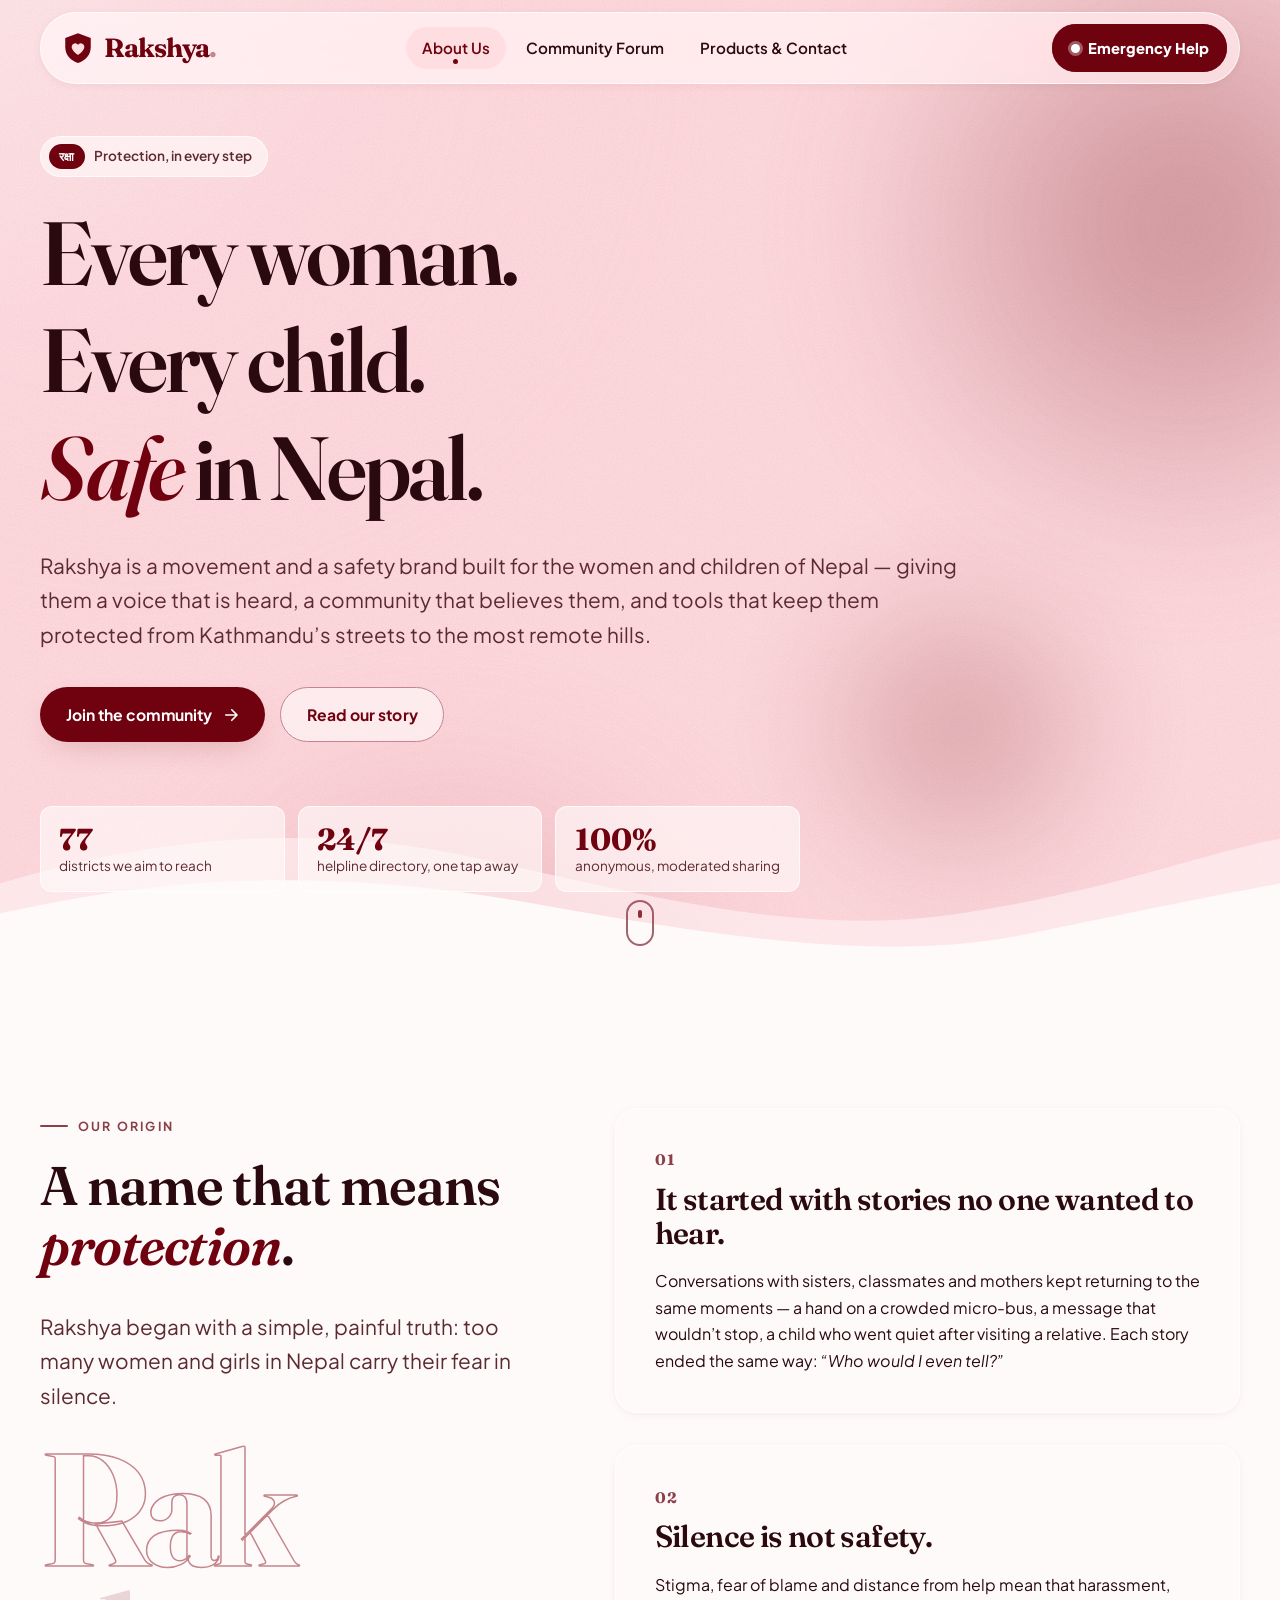
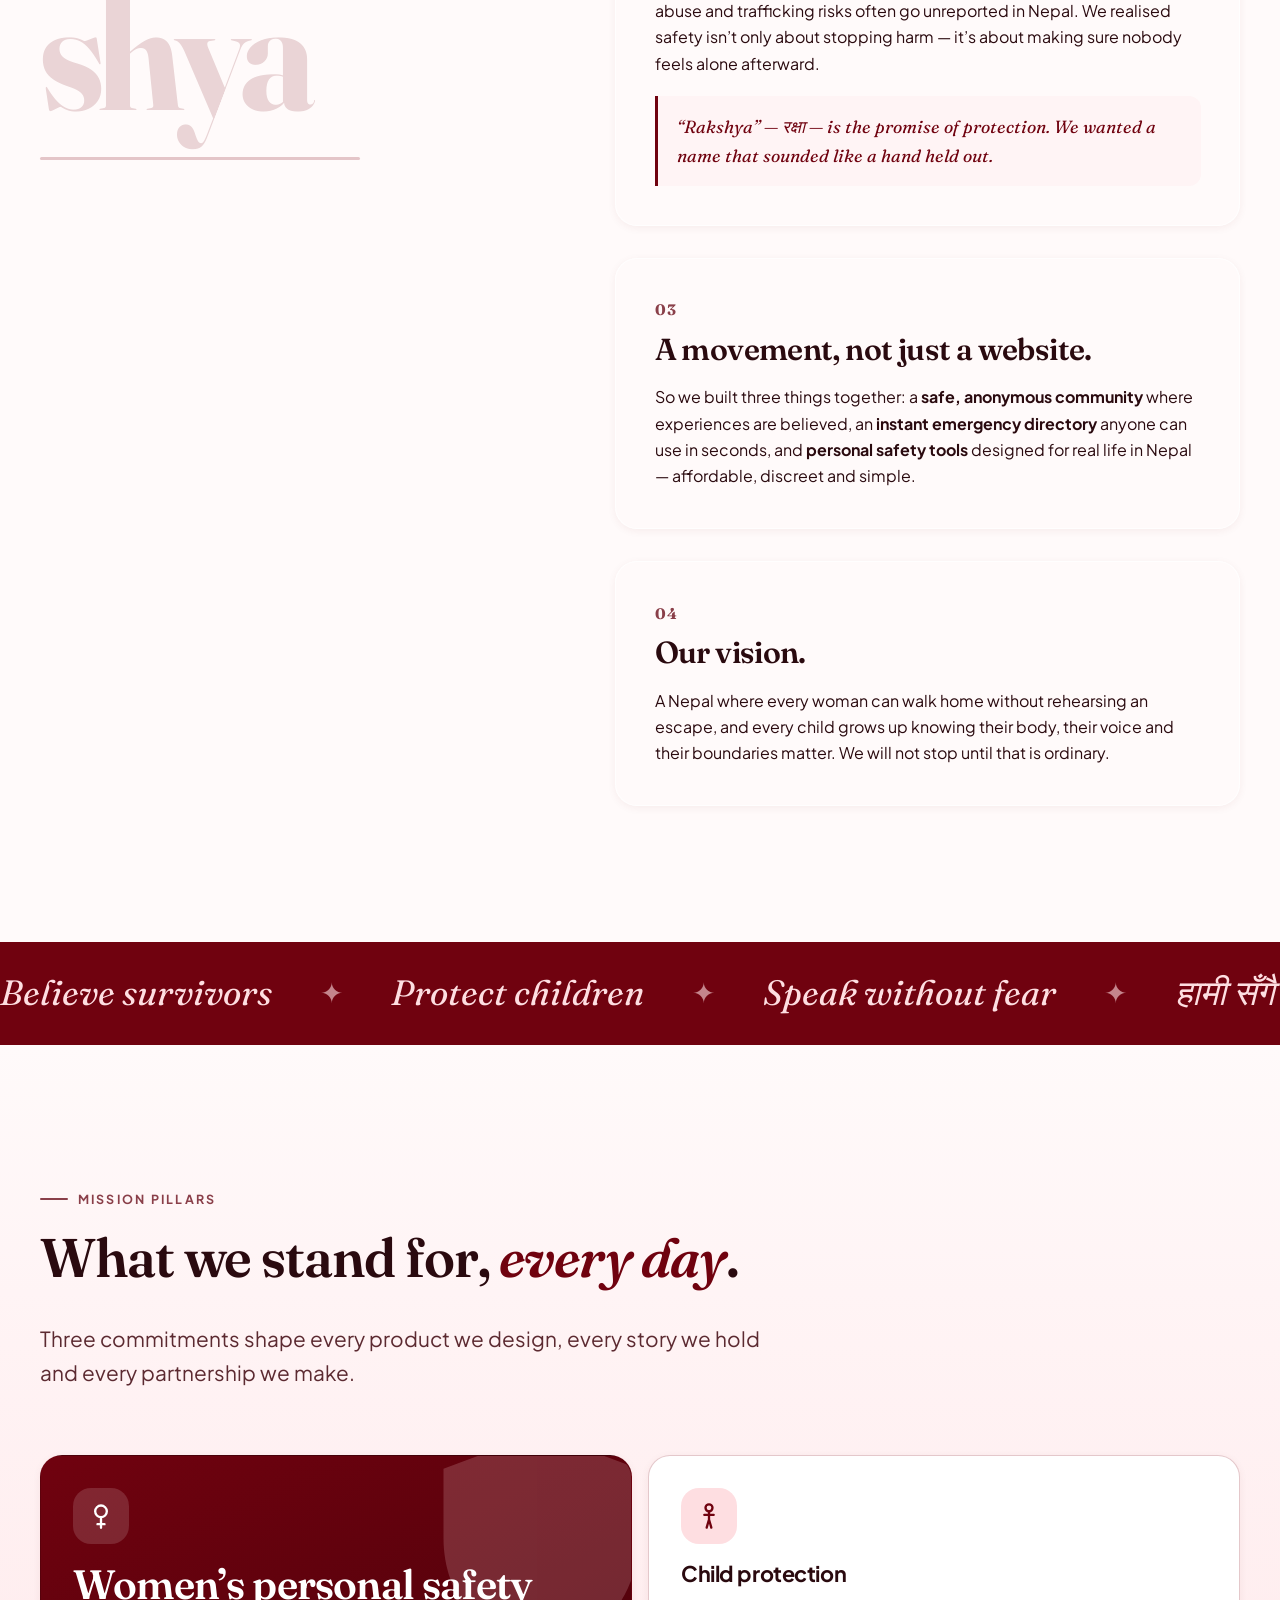
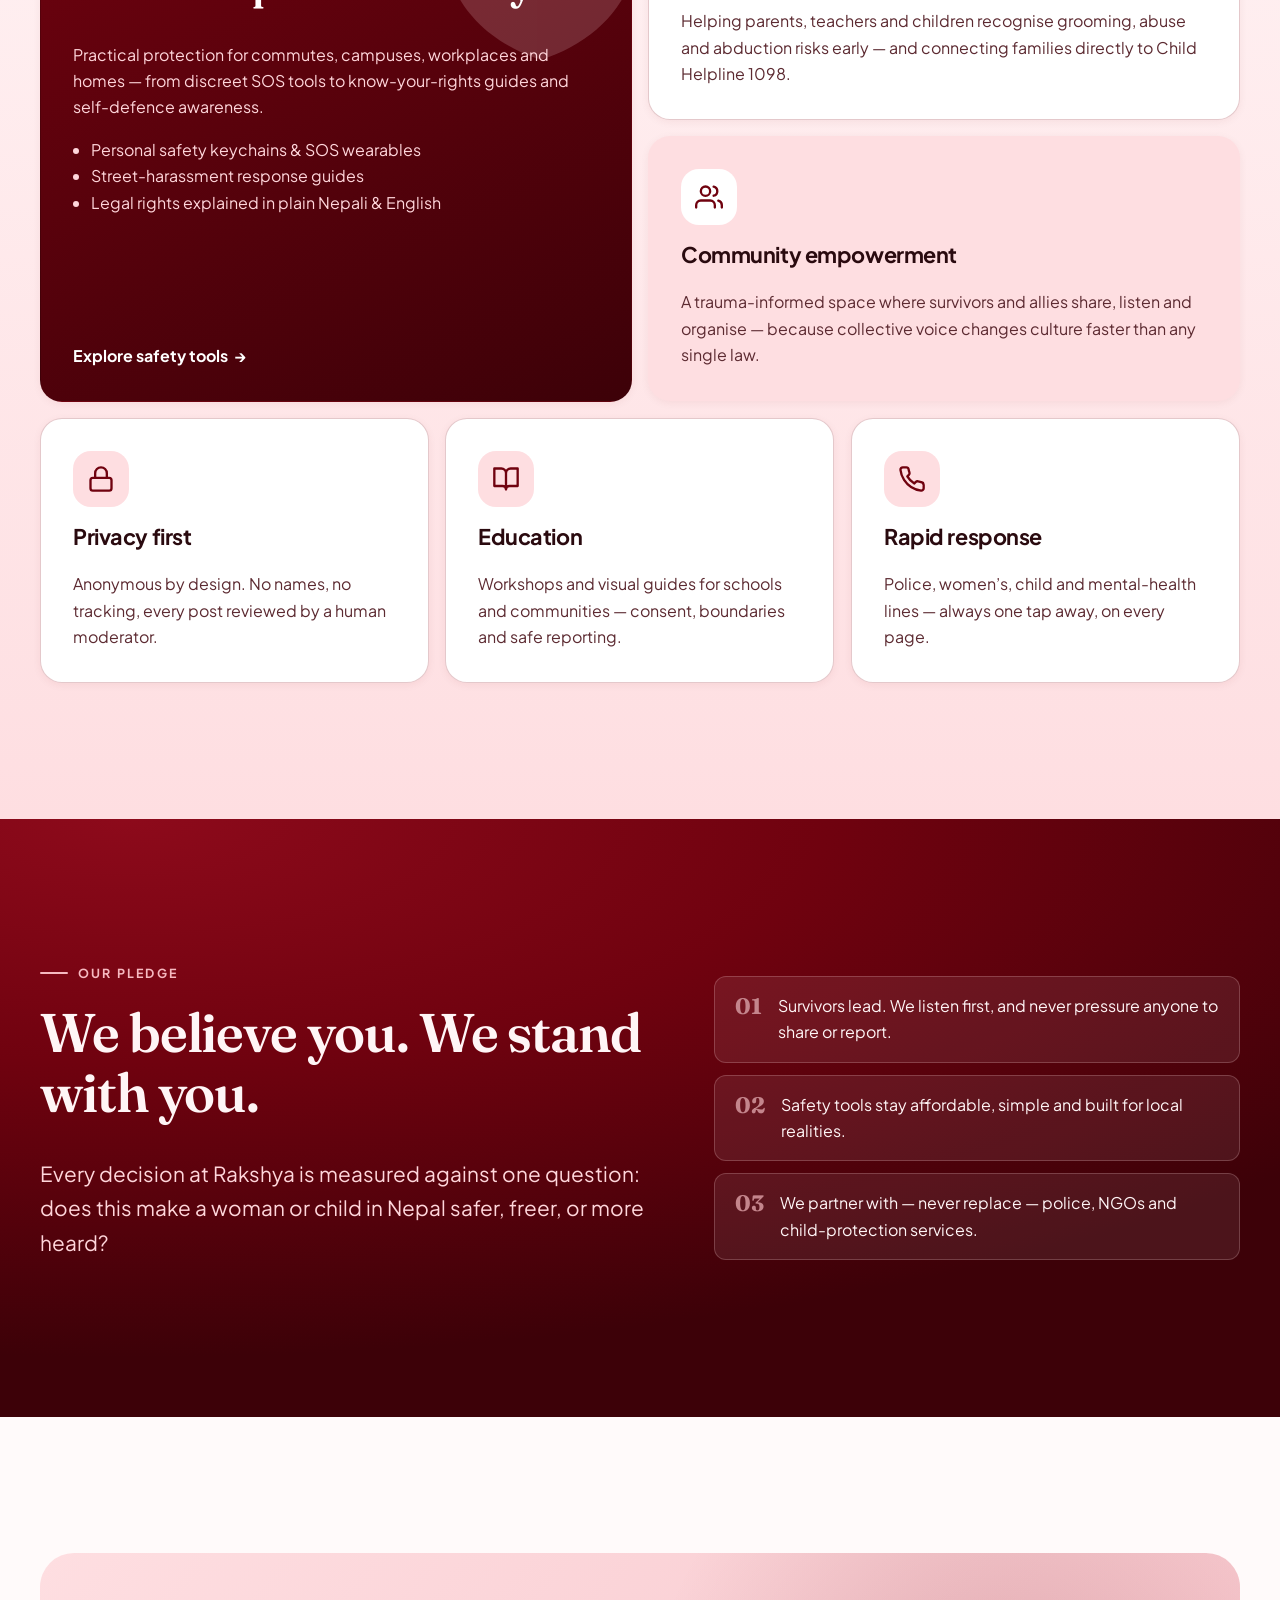
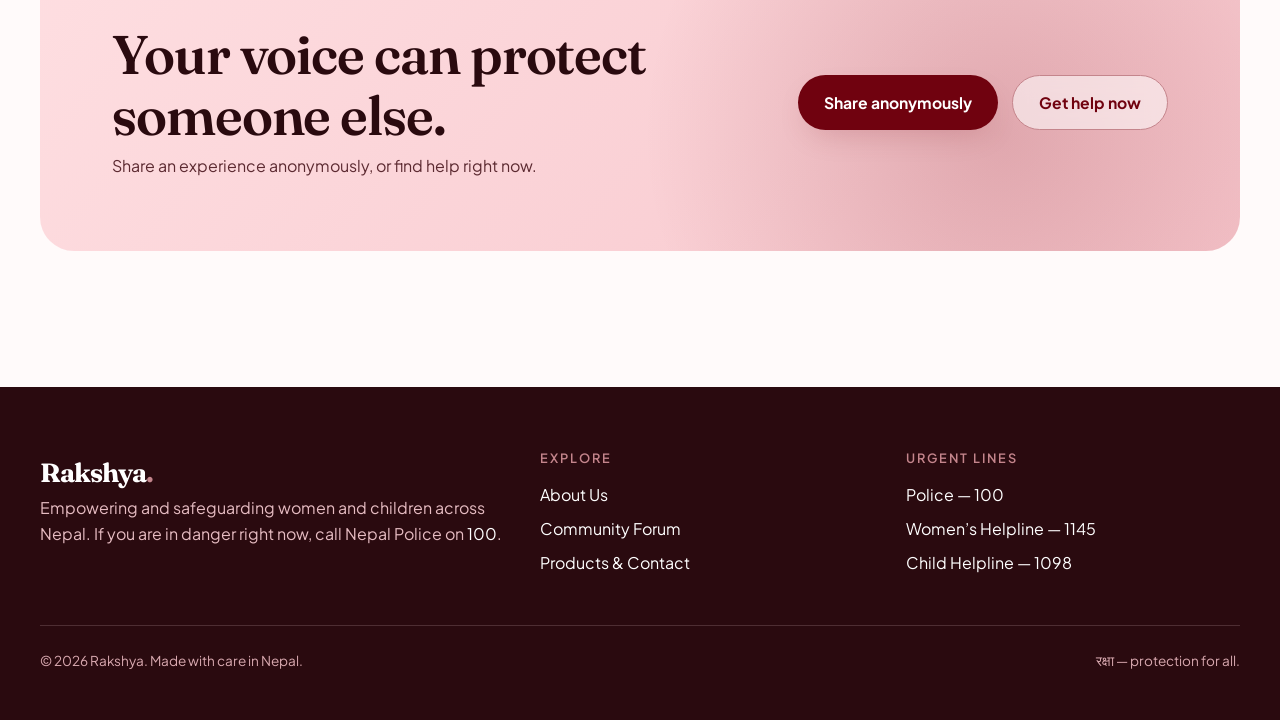
<file: index.html>
<!doctype html>
<html lang="en">
<head>
  <meta charset="utf-8">
  <meta name="viewport" content="width=device-width, initial-scale=1, viewport-fit=cover">
  <title>Rakshya — Safeguarding Women &amp; Children in Nepal</title>
  <meta name="description" content="Rakshya (रक्षा) is a movement and safety brand empowering and protecting women and children across Nepal — through community, education and personal safety tools.">
  <meta name="theme-color" content="#70020f">
  <meta property="og:title" content="Rakshya — Safeguarding Women & Children in Nepal">
  <meta property="og:description" content="Empowering and safeguarding women and children across Nepal.">
  <meta property="og:type" content="website">
  <link rel="icon" href="assets/img/favicon.svg" type="image/svg+xml">
  <link rel="preconnect" href="https://fonts.googleapis.com">
  <link rel="preconnect" href="https://fonts.gstatic.com" crossorigin>
  <link rel="stylesheet" href="https://fonts.googleapis.com/css2?family=Fraunces:ital,opsz,wght@0,9..144,600;0,9..144,700;1,9..144,600&family=Plus+Jakarta+Sans:wght@400;600;700;800&display=swap">
  <link rel="stylesheet" href="assets/css/styles.css">
  <script>document.documentElement.classList.add("js")</script>
  <script src="assets/js/main.js" defer></script>
</head>
<body>
  <a class="skip-link" href="#main">Skip to content</a>

  <!-- ===================== Header ===================== -->
  <header class="site-header">
    <nav class="nav" aria-label="Primary">
      <a class="brand" href="index.html" aria-label="Rakshya home">
        <svg viewBox="0 0 64 64" aria-hidden="true"><path d="M32 4 8 13v17c0 15 10 25.5 24 30 14-4.5 24-15 24-30V13L32 4Z" fill="#70020f"/><path d="M32 45s-12-7.2-12-15.4A6.6 6.6 0 0 1 32 26a6.6 6.6 0 0 1 12 3.6C44 37.8 32 45 32 45Z" fill="#fedee1"/></svg>
        <span>Rakshya<i>.</i></span>
      </a>
      <ul class="nav-links">
        <li><a href="index.html" aria-current="page">About Us</a></li>
        <li><a href="community.html">Community Forum</a></li>
        <li><a href="products.html">Products &amp; Contact</a></li>
      </ul>
      <div class="nav-actions">
        <a class="sos-btn" href="community.html#helplines" data-open-drawer="emergency-drawer" aria-controls="emergency-drawer" aria-expanded="false" aria-haspopup="dialog">
          <span class="dot" aria-hidden="true"></span><span class="label-long">Emergency Help</span><span class="label-short">SOS</span>
        </a>
        <button class="menu-toggle" type="button" aria-expanded="false" aria-controls="mobile-menu" aria-label="Open menu">
          <span class="menu-toggle-bars" aria-hidden="true"><span></span><span></span><span></span></span>
        </button>
      </div>
    </nav>
    <div class="mobile-menu" id="mobile-menu" hidden>
      <a href="index.html" aria-current="page">About Us</a>
      <a href="community.html">Community Forum</a>
      <a href="products.html">Products &amp; Contact</a>
    </div>
  </header>

  <main id="main">
    <!-- ===================== Hero ===================== -->
    <section class="hero" aria-labelledby="hero-title">
      <div class="hero__waves" aria-hidden="true">
        <div class="blob blob--1"></div>
        <div class="blob blob--2"></div>
        <div class="blob blob--3"></div>
        <div class="blob blob--4"></div>
      </div>
      <div class="hero__grain" aria-hidden="true"></div>

      <div class="container">
        <div class="hero__content">
          <p class="hero__kicker"><b>रक्षा</b> Protection, in every step</p>
          <h1 id="hero-title">
            <span class="line"><span>Every woman.</span></span>
            <span class="line"><span>Every child.</span></span>
            <span class="line"><span><em class="hero__nepali">Safe</em> in Nepal.</span></span>
          </h1>
          <p class="lead">Rakshya is a movement and a safety brand built for the women and children of Nepal — giving them a voice that is heard, a community that believes them, and tools that keep them protected from Kathmandu’s streets to the most remote hills.</p>
          <div class="btn-row">
            <a class="btn" href="community.html">
              Join the community
              <svg viewBox="0 0 24 24" fill="none" stroke="currentColor" stroke-width="2.2" stroke-linecap="round" stroke-linejoin="round" aria-hidden="true"><path d="M5 12h14M13 5l7 7-7 7"/></svg>
            </a>
            <a class="btn btn--ghost" href="#story">Read our story</a>
          </div>

          <div class="hero__stats">
            <div class="stat"><strong>77</strong><span>districts we aim to reach</span></div>
            <div class="stat"><strong>24/7</strong><span>helpline directory, one tap away</span></div>
            <div class="stat"><strong>100%</strong><span>anonymous, moderated sharing</span></div>
          </div>
        </div>
      </div>

      <svg class="hero__wave-svg" viewBox="0 0 1440 180" preserveAspectRatio="none" aria-hidden="true">
        <path d="M0 90c180-50 360-60 540-25s360 80 540 55 270-60 360-75v135H0Z" fill="#fff4f5" opacity=".6"/>
        <path d="M0 120c200-40 380-45 600-10s400 60 560 30 220-40 280-50v90H0Z" fill="#fffafa"/>
      </svg>
      <span class="scroll-cue" aria-hidden="true"></span>
    </section>

    <!-- ===================== Origin story ===================== -->
    <section class="section" id="story" aria-labelledby="story-title">
      <div class="container story" data-story>
        <div class="story__sticky">
          <p class="eyebrow reveal">Our origin</p>
          <h2 id="story-title" class="reveal" style="--d:.08s">A name that means <em class="accent">protection</em>.</h2>
          <p class="lead reveal" style="--d:.16s">Rakshya began with a simple, painful truth: too many women and girls in Nepal carry their fear in silence.</p>
          <div class="story__bigword" aria-hidden="true">Rak<span>shya</span></div>
          <div class="story__progress" aria-hidden="true"><i></i></div>
        </div>

        <div class="chapters">
          <article class="chapter reveal reveal--right">
            <h3>It started with stories no one wanted to hear.</h3>
            <p>Conversations with sisters, classmates and mothers kept returning to the same moments — a hand on a crowded micro-bus, a message that wouldn’t stop, a child who went quiet after visiting a relative. Each story ended the same way: <em>“Who would I even tell?”</em></p>
          </article>
          <article class="chapter reveal reveal--right">
            <h3>Silence is not safety.</h3>
            <p>Stigma, fear of blame and distance from help mean that harassment, abuse and trafficking risks often go unreported in Nepal. We realised safety isn’t only about stopping harm — it’s about making sure nobody feels alone afterward.</p>
            <blockquote>“Rakshya” — रक्षा — is the promise of protection. We wanted a name that sounded like a hand held out.</blockquote>
          </article>
          <article class="chapter reveal reveal--right">
            <h3>A movement, not just a website.</h3>
            <p>So we built three things together: a <strong>safe, anonymous community</strong> where experiences are believed, an <strong>instant emergency directory</strong> anyone can use in seconds, and <strong>personal safety tools</strong> designed for real life in Nepal — affordable, discreet and simple.</p>
          </article>
          <article class="chapter reveal reveal--right">
            <h3>Our vision.</h3>
            <p>A Nepal where every woman can walk home without rehearsing an escape, and every child grows up knowing their body, their voice and their boundaries matter. We will not stop until that is ordinary.</p>
          </article>
        </div>
      </div>
    </section>

    <!-- ===================== Marquee ===================== -->
    <div class="marquee" aria-hidden="true">
      <div class="marquee__track">
        <span>Believe survivors</span><span>Protect children</span><span>Speak without fear</span><span>हामी सँगै छौं — we are together</span><span>Safe streets, safe homes</span>
        <span>Believe survivors</span><span>Protect children</span><span>Speak without fear</span><span>हामी सँगै छौं — we are together</span><span>Safe streets, safe homes</span>
      </div>
    </div>

    <!-- ===================== Mission pillars (bento) ===================== -->
    <section class="section section--wash" aria-labelledby="pillars-title">
      <div class="container">
        <div class="section-head">
          <p class="eyebrow reveal">Mission pillars</p>
          <h2 id="pillars-title" class="reveal" style="--d:.08s">What we stand for, <em class="accent">every day</em>.</h2>
          <p class="lead reveal" style="--d:.16s">Three commitments shape every product we design, every story we hold and every partnership we make.</p>
        </div>

        <div class="bento">
          <article class="tile tile--feature tilt reveal reveal--scale">
            <span class="tile__glow" aria-hidden="true"></span>
            <svg class="tile__art" viewBox="0 0 64 64" aria-hidden="true"><path d="M32 4 8 13v17c0 15 10 25.5 24 30 14-4.5 24-15 24-30V13L32 4Z" fill="currentColor"/></svg>
            <span class="tile__icon"><svg viewBox="0 0 24 24" fill="none" stroke="currentColor" stroke-width="2" stroke-linecap="round" stroke-linejoin="round" aria-hidden="true"><circle cx="12" cy="8" r="5"/><path d="M12 13v9M9 19h6"/></svg></span>
            <h3>Women’s personal safety</h3>
            <p>Practical protection for commutes, campuses, workplaces and homes — from discreet SOS tools to know-your-rights guides and self-defence awareness.</p>
            <ul>
              <li>Personal safety keychains &amp; SOS wearables</li>
              <li>Street-harassment response guides</li>
              <li>Legal rights explained in plain Nepali &amp; English</li>
            </ul>
            <a class="tile__link" href="products.html">Explore safety tools <span aria-hidden="true">→</span></a>
          </article>

          <article class="tile tilt reveal" style="--d:.08s">
            <span class="tile__glow" aria-hidden="true"></span>
            <span class="tile__icon"><svg viewBox="0 0 24 24" fill="none" stroke="currentColor" stroke-width="2" stroke-linecap="round" stroke-linejoin="round" aria-hidden="true"><circle cx="12" cy="5" r="3"/><path d="M12 8v7M8 11h8M10 22l2-7 2 7"/></svg></span>
            <h3>Child protection</h3>
            <p>Helping parents, teachers and children recognise grooming, abuse and abduction risks early — and connecting families directly to Child Helpline 1098.</p>
          </article>

          <article class="tile tile--blush tilt reveal" style="--d:.14s">
            <span class="tile__glow" aria-hidden="true"></span>
            <span class="tile__icon"><svg viewBox="0 0 24 24" fill="none" stroke="currentColor" stroke-width="2" stroke-linecap="round" stroke-linejoin="round" aria-hidden="true"><path d="M17 21v-2a4 4 0 0 0-4-4H5a4 4 0 0 0-4 4v2"/><circle cx="9" cy="7" r="4"/><path d="M23 21v-2a4 4 0 0 0-3-3.9M16 3.1a4 4 0 0 1 0 7.8"/></svg></span>
            <h3>Community empowerment</h3>
            <p>A trauma-informed space where survivors and allies share, listen and organise — because collective voice changes culture faster than any single law.</p>
          </article>

          <article class="tile tilt reveal" style="--d:.06s">
            <span class="tile__glow" aria-hidden="true"></span>
            <span class="tile__icon"><svg viewBox="0 0 24 24" fill="none" stroke="currentColor" stroke-width="2" stroke-linecap="round" stroke-linejoin="round" aria-hidden="true"><rect x="3" y="11" width="18" height="11" rx="2"/><path d="M7 11V7a5 5 0 0 1 10 0v4"/></svg></span>
            <h3>Privacy first</h3>
            <p>Anonymous by design. No names, no tracking, every post reviewed by a human moderator.</p>
          </article>

          <article class="tile tilt reveal" style="--d:.12s">
            <span class="tile__glow" aria-hidden="true"></span>
            <span class="tile__icon"><svg viewBox="0 0 24 24" fill="none" stroke="currentColor" stroke-width="2" stroke-linecap="round" stroke-linejoin="round" aria-hidden="true"><path d="M2 3h6a4 4 0 0 1 4 4v14a3 3 0 0 0-3-3H2zM22 3h-6a4 4 0 0 0-4 4v14a3 3 0 0 1 3-3h7z"/></svg></span>
            <h3>Education</h3>
            <p>Workshops and visual guides for schools and communities — consent, boundaries and safe reporting.</p>
          </article>

          <article class="tile tilt reveal" style="--d:.18s">
            <span class="tile__glow" aria-hidden="true"></span>
            <span class="tile__icon"><svg viewBox="0 0 24 24" fill="none" stroke="currentColor" stroke-width="2" stroke-linecap="round" stroke-linejoin="round" aria-hidden="true"><path d="M22 16.9v3a2 2 0 0 1-2.2 2 19.8 19.8 0 0 1-8.6-3.1 19.5 19.5 0 0 1-6-6A19.8 19.8 0 0 1 2.1 4.2 2 2 0 0 1 4.1 2h3a2 2 0 0 1 2 1.7c.1.9.4 1.8.7 2.7a2 2 0 0 1-.5 2.1L8 9.8a16 16 0 0 0 6 6l1.3-1.3a2 2 0 0 1 2.1-.4c.9.3 1.8.6 2.7.7a2 2 0 0 1 1.7 2z"/></svg></span>
            <h3>Rapid response</h3>
            <p>Police, women’s, child and mental-health lines — always one tap away, on every page.</p>
          </article>
        </div>
      </div>
    </section>

    <!-- ===================== Pledge ===================== -->
    <section class="section section--dark" aria-labelledby="pledge-title">
      <div class="container pledge">
        <div>
          <p class="eyebrow reveal">Our pledge</p>
          <h2 id="pledge-title" class="reveal" style="--d:.08s">We believe you. We stand with you.</h2>
          <p class="lead reveal" style="--d:.16s">Every decision at Rakshya is measured against one question: does this make a woman or child in Nepal safer, freer, or more heard?</p>
        </div>
        <ol class="pledge__list">
          <li class="reveal reveal--right"><b>01</b><span>Survivors lead. We listen first, and never pressure anyone to share or report.</span></li>
          <li class="reveal reveal--right" style="--d:.08s"><b>02</b><span>Safety tools stay affordable, simple and built for local realities.</span></li>
          <li class="reveal reveal--right" style="--d:.16s"><b>03</b><span>We partner with — never replace — police, NGOs and child-protection services.</span></li>
        </ol>
      </div>
    </section>

    <!-- ===================== CTA ===================== -->
    <section class="section" aria-labelledby="cta-title">
      <div class="container">
        <div class="cta-band reveal reveal--scale">
          <div>
            <h2 id="cta-title">Your voice can protect someone else.</h2>
            <p>Share an experience anonymously, or find help right now.</p>
          </div>
          <div class="btn-row">
            <a class="btn" href="community.html#share">Share anonymously</a>
            <a class="btn btn--ghost" href="community.html#helplines" data-open-drawer="emergency-drawer" aria-controls="emergency-drawer" aria-haspopup="dialog">Get help now</a>
          </div>
        </div>
      </div>
    </section>
  </main>

  <!-- ===================== Footer ===================== -->
  <footer class="site-footer">
    <div class="container">
      <div class="footer-grid">
        <div>
          <a class="brand" href="index.html"><span>Rakshya<i>.</i></span></a>
          <p>Empowering and safeguarding women and children across Nepal. If you are in danger right now, call Nepal Police on <a href="tel:100">100</a>.</p>
        </div>
        <div>
          <h2>Explore</h2>
          <ul>
            <li><a href="index.html">About Us</a></li>
            <li><a href="community.html">Community Forum</a></li>
            <li><a href="products.html">Products &amp; Contact</a></li>
          </ul>
        </div>
        <div>
          <h2>Urgent lines</h2>
          <ul>
            <li><a href="tel:100">Police — 100</a></li>
            <li><a href="tel:1145">Women’s Helpline — 1145</a></li>
            <li><a href="tel:1098">Child Helpline — 1098</a></li>
          </ul>
        </div>
      </div>
      <div class="footer-base">
        <span>© <span id="year">2026</span> Rakshya. Made with care in Nepal.</span>
        <span>रक्षा — protection for all.</span>
      </div>
    </div>
  </footer>

  <a class="sos-btn sos-fab" href="community.html#helplines" data-open-drawer="emergency-drawer" aria-controls="emergency-drawer" aria-haspopup="dialog">
    <span class="dot" aria-hidden="true"></span>Emergency Help
  </a>
</body>
</html>
</file>
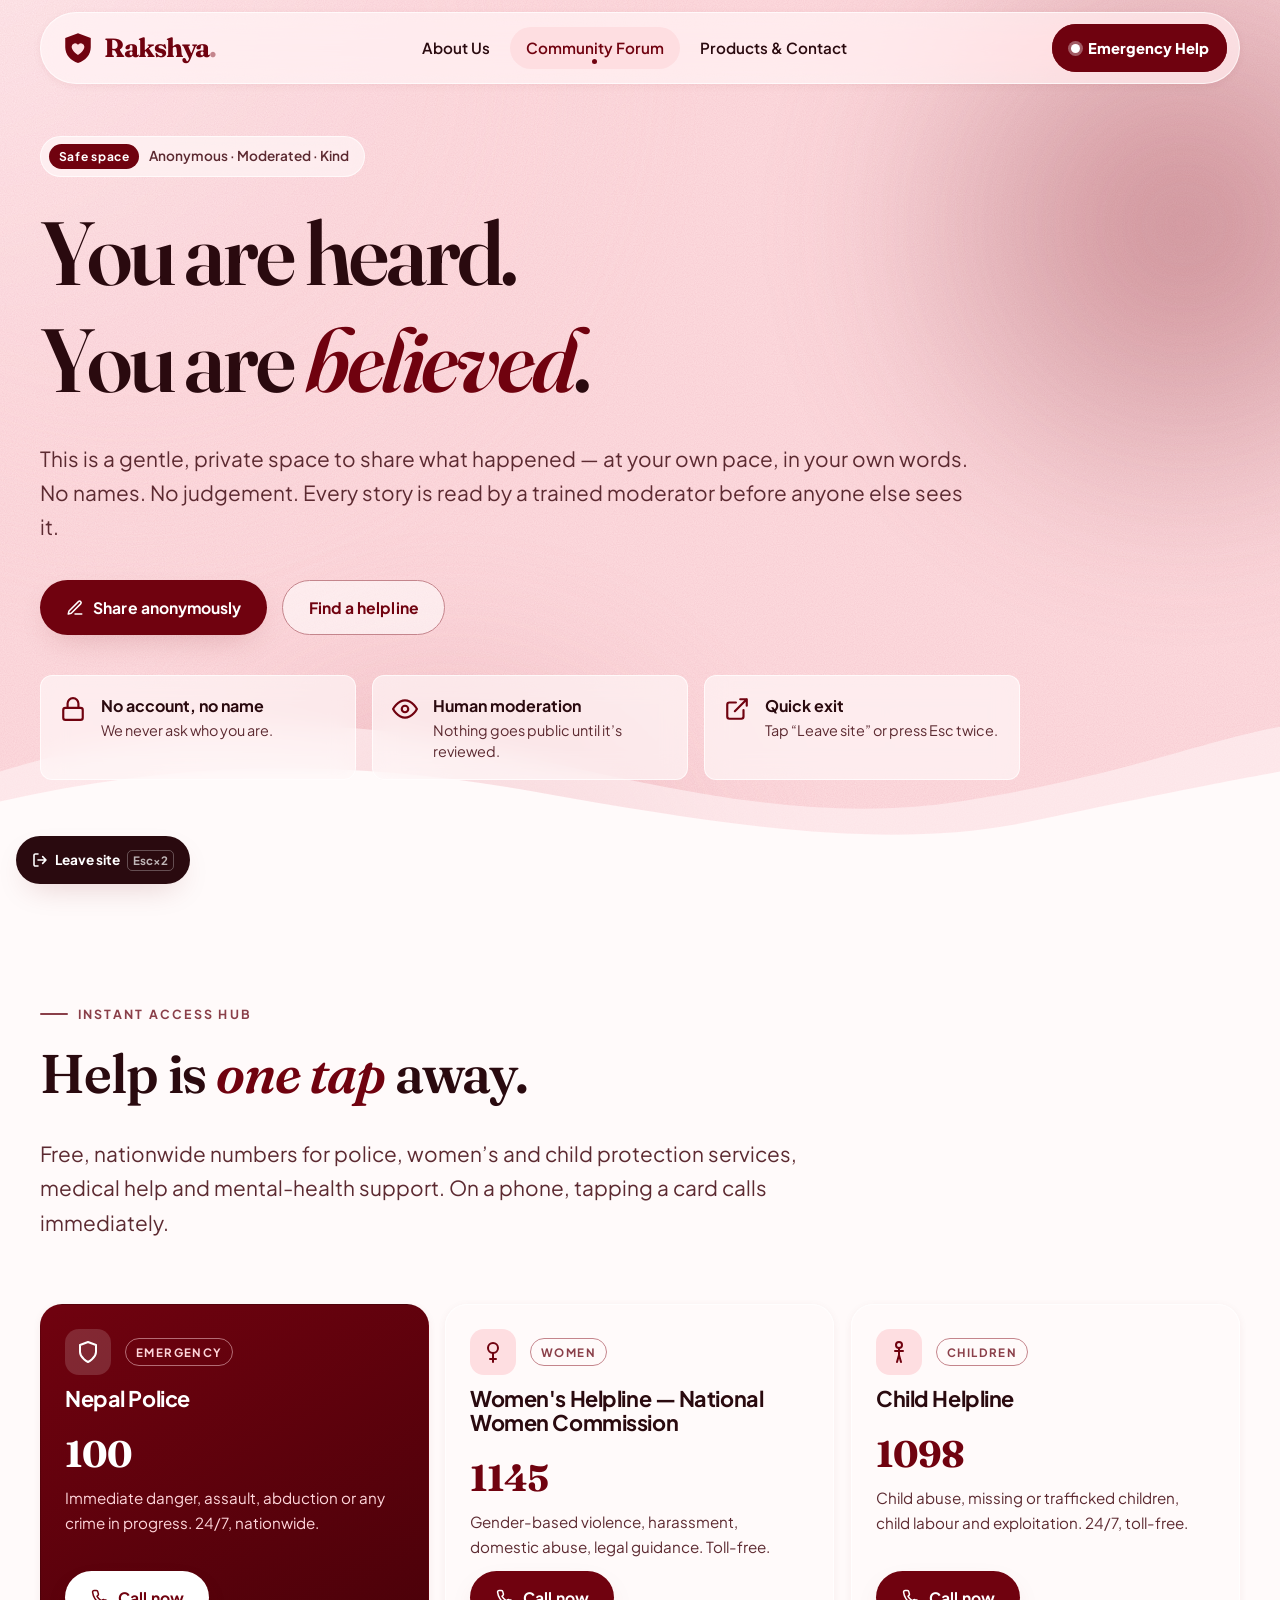
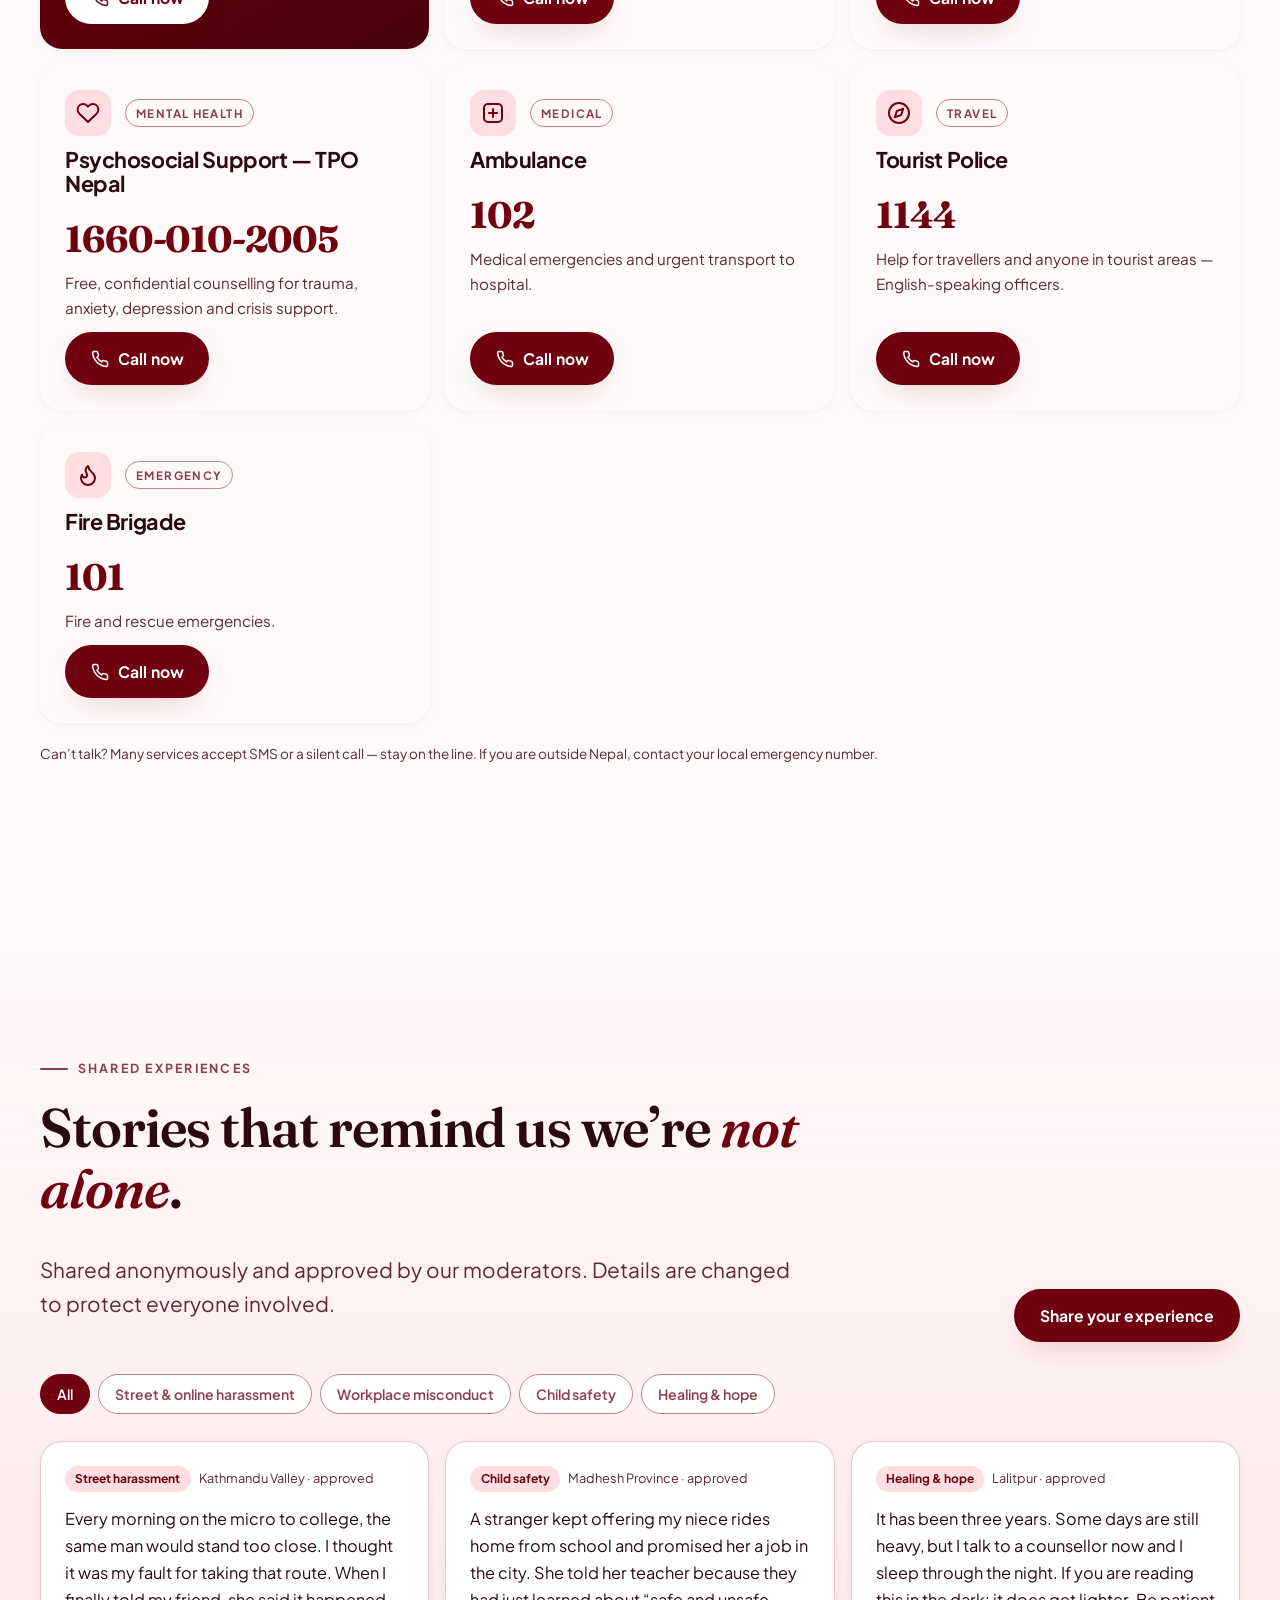
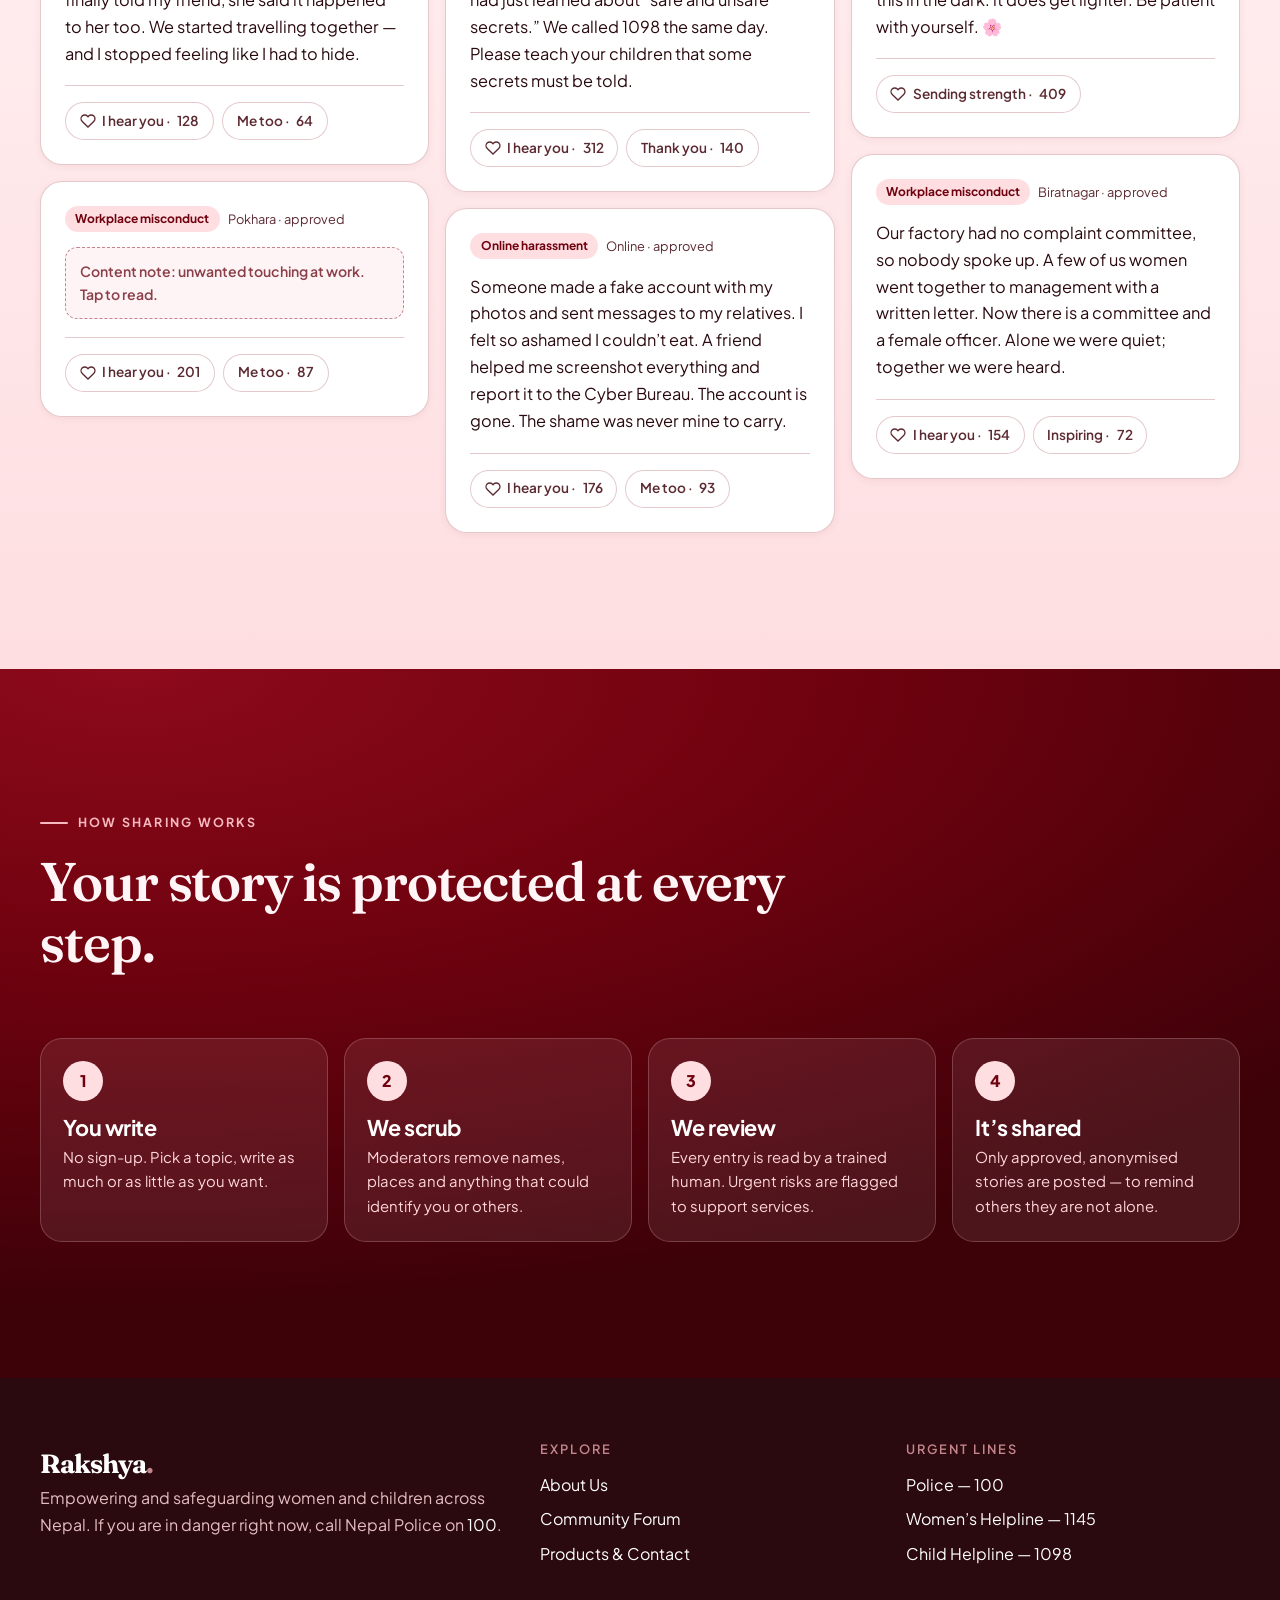
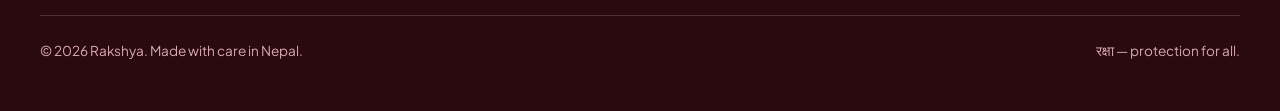
<file: community.html>
<!doctype html>
<html lang="en">
<head>
  <meta charset="utf-8">
  <meta name="viewport" content="width=device-width, initial-scale=1, viewport-fit=cover">
  <title>Community &amp; Support — Rakshya</title>
  <meta name="description" content="A safe, anonymous, moderated space to share experiences of harassment, abuse or child-safety concerns in Nepal — plus an instant emergency helpline directory.">
  <meta name="theme-color" content="#70020f">
  <meta name="referrer" content="no-referrer">
  <link rel="icon" href="assets/img/favicon.svg" type="image/svg+xml">
  <link rel="preconnect" href="https://fonts.googleapis.com">
  <link rel="preconnect" href="https://fonts.gstatic.com" crossorigin>
  <link rel="stylesheet" href="https://fonts.googleapis.com/css2?family=Fraunces:ital,opsz,wght@0,9..144,600;0,9..144,700;1,9..144,600&family=Plus+Jakarta+Sans:wght@400;600;700;800&display=swap">
  <link rel="stylesheet" href="assets/css/styles.css">
  <script>document.documentElement.classList.add("js")</script>
  <script src="assets/js/main.js" defer></script>
</head>
<body>
  <a class="skip-link" href="#main">Skip to content</a>

  <!-- ===================== Header ===================== -->
  <header class="site-header">
    <nav class="nav" aria-label="Primary">
      <a class="brand" href="index.html" aria-label="Rakshya home">
        <svg viewBox="0 0 64 64" aria-hidden="true"><path d="M32 4 8 13v17c0 15 10 25.5 24 30 14-4.5 24-15 24-30V13L32 4Z" fill="#70020f"/><path d="M32 45s-12-7.2-12-15.4A6.6 6.6 0 0 1 32 26a6.6 6.6 0 0 1 12 3.6C44 37.8 32 45 32 45Z" fill="#fedee1"/></svg>
        <span>Rakshya<i>.</i></span>
      </a>
      <ul class="nav-links">
        <li><a href="index.html">About Us</a></li>
        <li><a href="community.html" aria-current="page">Community Forum</a></li>
        <li><a href="products.html">Products &amp; Contact</a></li>
      </ul>
      <div class="nav-actions">
        <a class="sos-btn" href="#helplines" data-open-drawer="emergency-drawer" aria-controls="emergency-drawer" aria-expanded="false" aria-haspopup="dialog">
          <span class="dot" aria-hidden="true"></span><span class="label-long">Emergency Help</span><span class="label-short">SOS</span>
        </a>
        <button class="menu-toggle" type="button" aria-expanded="false" aria-controls="mobile-menu" aria-label="Open menu">
          <span class="menu-toggle-bars" aria-hidden="true"><span></span><span></span><span></span></span>
        </button>
      </div>
    </nav>
    <div class="mobile-menu" id="mobile-menu" hidden>
      <a href="index.html">About Us</a>
      <a href="community.html" aria-current="page">Community Forum</a>
      <a href="products.html">Products &amp; Contact</a>
    </div>
  </header>

  <main id="main">
    <!-- ===================== Hero ===================== -->
    <section class="hero hero--compact" aria-labelledby="hero-title">
      <div class="hero__waves" aria-hidden="true">
        <div class="blob blob--1"></div>
        <div class="blob blob--2"></div>
        <div class="blob blob--3"></div>
      </div>
      <div class="hero__grain" aria-hidden="true"></div>

      <div class="container">
        <div class="hero__content">
          <p class="hero__kicker"><b>Safe space</b> Anonymous · Moderated · Kind</p>
          <h1 id="hero-title">
            <span class="line"><span>You are heard.</span></span>
            <span class="line"><span>You are <em class="hero__nepali">believed</em>.</span></span>
          </h1>
          <p class="lead">This is a gentle, private space to share what happened — at your own pace, in your own words. No names. No judgement. Every story is read by a trained moderator before anyone else sees it.</p>
          <div class="btn-row">
            <button class="btn" type="button" data-open-drawer="share-drawer" aria-controls="share-drawer" aria-expanded="false" aria-haspopup="dialog">
              <svg viewBox="0 0 24 24" fill="none" stroke="currentColor" stroke-width="2" stroke-linecap="round" stroke-linejoin="round" aria-hidden="true"><path d="M12 20h9M16.5 3.5a2.1 2.1 0 0 1 3 3L7 19l-4 1 1-4Z"/></svg>
              Share anonymously
            </button>
            <a class="btn btn--ghost" href="#helplines">Find a helpline</a>
          </div>

          <div class="safety-promises">
            <div class="promise">
              <svg viewBox="0 0 24 24" fill="none" stroke="currentColor" stroke-width="2" stroke-linecap="round" stroke-linejoin="round" aria-hidden="true"><rect x="3" y="11" width="18" height="11" rx="2"/><path d="M7 11V7a5 5 0 0 1 10 0v4"/></svg>
              <div><strong>No account, no name</strong><span>We never ask who you are.</span></div>
            </div>
            <div class="promise">
              <svg viewBox="0 0 24 24" fill="none" stroke="currentColor" stroke-width="2" stroke-linecap="round" stroke-linejoin="round" aria-hidden="true"><path d="M1 12s4-8 11-8 11 8 11 8-4 8-11 8S1 12 1 12z"/><circle cx="12" cy="12" r="3"/></svg>
              <div><strong>Human moderation</strong><span>Nothing goes public until it’s reviewed.</span></div>
            </div>
            <div class="promise">
              <svg viewBox="0 0 24 24" fill="none" stroke="currentColor" stroke-width="2" stroke-linecap="round" stroke-linejoin="round" aria-hidden="true"><path d="M18 13v6a2 2 0 0 1-2 2H5a2 2 0 0 1-2-2V8a2 2 0 0 1 2-2h6M15 3h6v6M10 14 21 3"/></svg>
              <div><strong>Quick exit</strong><span>Tap “Leave site” or press Esc twice.</span></div>
            </div>
          </div>
        </div>
      </div>
      <svg class="hero__wave-svg" viewBox="0 0 1440 180" preserveAspectRatio="none" aria-hidden="true">
        <path d="M0 90c180-50 360-60 540-25s360 80 540 55 270-60 360-75v135H0Z" fill="#fff4f5" opacity=".6"/>
        <path d="M0 120c200-40 380-45 600-10s400 60 560 30 220-40 280-50v90H0Z" fill="#fffafa"/>
      </svg>
    </section>

    <!-- ===================== Helpline directory ===================== -->
    <section class="section" id="helplines" aria-labelledby="helplines-title">
      <div class="container">
        <div class="section-head">
          <p class="eyebrow reveal">Instant access hub</p>
          <h2 id="helplines-title" class="reveal" style="--d:.08s">Help is <em class="accent">one tap</em> away.</h2>
          <p class="lead reveal" style="--d:.16s">Free, nationwide numbers for police, women’s and child protection services, medical help and mental-health support. On a phone, tapping a card calls immediately.</p>
        </div>

        <ul class="helpline-grid" id="helpline-grid">
          <!-- Rendered from assets/js/main.js (HELPLINES). Static fallback below for no-JS. -->
          <li class="helpline-card helpline-card--urgent"><h3>Nepal Police</h3><div class="helpline-card__number">100</div><p>Immediate danger, assault, abduction or any crime in progress.</p><a class="btn btn--light" href="tel:100">Call now</a></li>
          <li class="helpline-card"><h3>Women’s Helpline — National Women Commission</h3><div class="helpline-card__number">1145</div><a class="btn" href="tel:1145">Call now</a></li>
          <li class="helpline-card"><h3>Child Helpline</h3><div class="helpline-card__number">1098</div><a class="btn" href="tel:1098">Call now</a></li>
          <li class="helpline-card"><h3>Psychosocial Support — TPO Nepal</h3><div class="helpline-card__number">1660-010-2005</div><a class="btn" href="tel:16600102005">Call now</a></li>
        </ul>
        <p class="small-print">Can’t talk? Many services accept SMS or a silent call — stay on the line. If you are outside Nepal, contact your local emergency number.</p>
      </div>
    </section>

    <!-- ===================== Shared experiences ===================== -->
    <section class="section section--wash" id="share" aria-labelledby="feed-title">
      <div class="container">
        <div class="feed-head">
          <div class="section-head">
            <p class="eyebrow reveal">Shared experiences</p>
            <h2 id="feed-title" class="reveal" style="--d:.08s">Stories that remind us we’re <em class="accent">not alone</em>.</h2>
            <p class="lead reveal" style="--d:.16s">Shared anonymously and approved by our moderators. Details are changed to protect everyone involved.</p>
          </div>
          <button class="btn reveal" style="--d:.2s" type="button" data-open-drawer="share-drawer" aria-controls="share-drawer" aria-haspopup="dialog">Share your experience</button>
        </div>

        <div class="filters" role="group" aria-label="Filter stories by topic">
          <button class="chip" type="button" data-filter="all" aria-pressed="true">All</button>
          <button class="chip" type="button" data-filter="harassment" aria-pressed="false">Street &amp; online harassment</button>
          <button class="chip" type="button" data-filter="workplace" aria-pressed="false">Workplace misconduct</button>
          <button class="chip" type="button" data-filter="child" aria-pressed="false">Child safety</button>
          <button class="chip" type="button" data-filter="healing" aria-pressed="false">Healing &amp; hope</button>
        </div>
        <p id="feed-status" class="sr-only" aria-live="polite"></p>
        <br>

        <div class="stories">
          <article class="story-card reveal" data-topic="harassment">
            <div class="story-card__meta"><span class="tag">Street harassment</span><span>Kathmandu Valley · approved</span></div>
            <div class="story-card__body"><p>Every morning on the micro to college, the same man would stand too close. I thought it was my fault for taking that route. When I finally told my friend, she said it happened to her too. We started travelling together — and I stopped feeling like I had to hide.</p></div>
            <div class="story-card__foot">
              <button class="support-btn" type="button" aria-pressed="false"><svg viewBox="0 0 24 24" fill="none" stroke="currentColor" stroke-width="2" aria-hidden="true"><path d="M20.8 4.6a5.5 5.5 0 0 0-7.8 0L12 5.7l-1-1.1a5.5 5.5 0 0 0-7.8 7.8l1 1.1L12 21l7.8-7.5 1-1.1a5.5 5.5 0 0 0 0-7.8z"/></svg>I hear you · <span data-count>128</span></button>
              <button class="support-btn" type="button" aria-pressed="false">Me too · <span data-count>64</span></button>
            </div>
          </article>

          <article class="story-card reveal" style="--d:.06s" data-topic="workplace">
            <div class="story-card__meta"><span class="tag">Workplace misconduct</span><span>Pokhara · approved</span></div>
            <details class="cw">
              <summary>Content note: unwanted touching at work. Tap to read.</summary>
              <div class="story-card__body"><p>My supervisor made comments for months and then started “accidentally” touching me in the storeroom. I was scared of losing the job my family depends on. Reading stories here gave me courage to call 1145 — they explained my rights and I wasn’t alone anymore.</p></div>
            </details>
            <div class="story-card__foot">
              <button class="support-btn" type="button" aria-pressed="false"><svg viewBox="0 0 24 24" fill="none" stroke="currentColor" stroke-width="2" aria-hidden="true"><path d="M20.8 4.6a5.5 5.5 0 0 0-7.8 0L12 5.7l-1-1.1a5.5 5.5 0 0 0-7.8 7.8l1 1.1L12 21l7.8-7.5 1-1.1a5.5 5.5 0 0 0 0-7.8z"/></svg>I hear you · <span data-count>201</span></button>
              <button class="support-btn" type="button" aria-pressed="false">Me too · <span data-count>87</span></button>
            </div>
          </article>

          <article class="story-card reveal" style="--d:.12s" data-topic="child">
            <div class="story-card__meta"><span class="tag">Child safety</span><span>Madhesh Province · approved</span></div>
            <div class="story-card__body"><p>A stranger kept offering my niece rides home from school and promised her a job in the city. She told her teacher because they had just learned about “safe and unsafe secrets.” We called 1098 the same day. Please teach your children that some secrets must be told.</p></div>
            <div class="story-card__foot">
              <button class="support-btn" type="button" aria-pressed="false"><svg viewBox="0 0 24 24" fill="none" stroke="currentColor" stroke-width="2" aria-hidden="true"><path d="M20.8 4.6a5.5 5.5 0 0 0-7.8 0L12 5.7l-1-1.1a5.5 5.5 0 0 0-7.8 7.8l1 1.1L12 21l7.8-7.5 1-1.1a5.5 5.5 0 0 0 0-7.8z"/></svg>I hear you · <span data-count>312</span></button>
              <button class="support-btn" type="button" aria-pressed="false">Thank you · <span data-count>140</span></button>
            </div>
          </article>

          <article class="story-card reveal" data-topic="harassment">
            <div class="story-card__meta"><span class="tag">Online harassment</span><span>Online · approved</span></div>
            <div class="story-card__body"><p>Someone made a fake account with my photos and sent messages to my relatives. I felt so ashamed I couldn’t eat. A friend helped me screenshot everything and report it to the Cyber Bureau. The account is gone. The shame was never mine to carry.</p></div>
            <div class="story-card__foot">
              <button class="support-btn" type="button" aria-pressed="false"><svg viewBox="0 0 24 24" fill="none" stroke="currentColor" stroke-width="2" aria-hidden="true"><path d="M20.8 4.6a5.5 5.5 0 0 0-7.8 0L12 5.7l-1-1.1a5.5 5.5 0 0 0-7.8 7.8l1 1.1L12 21l7.8-7.5 1-1.1a5.5 5.5 0 0 0 0-7.8z"/></svg>I hear you · <span data-count>176</span></button>
              <button class="support-btn" type="button" aria-pressed="false">Me too · <span data-count>93</span></button>
            </div>
          </article>

          <article class="story-card reveal" style="--d:.06s" data-topic="healing">
            <div class="story-card__meta"><span class="tag">Healing &amp; hope</span><span>Lalitpur · approved</span></div>
            <div class="story-card__body"><p>It has been three years. Some days are still heavy, but I talk to a counsellor now and I sleep through the night. If you are reading this in the dark: it does get lighter. Be patient with yourself. 🌸</p></div>
            <div class="story-card__foot">
              <button class="support-btn" type="button" aria-pressed="false"><svg viewBox="0 0 24 24" fill="none" stroke="currentColor" stroke-width="2" aria-hidden="true"><path d="M20.8 4.6a5.5 5.5 0 0 0-7.8 0L12 5.7l-1-1.1a5.5 5.5 0 0 0-7.8 7.8l1 1.1L12 21l7.8-7.5 1-1.1a5.5 5.5 0 0 0 0-7.8z"/></svg>Sending strength · <span data-count>409</span></button>
            </div>
          </article>

          <article class="story-card reveal" style="--d:.12s" data-topic="workplace">
            <div class="story-card__meta"><span class="tag">Workplace misconduct</span><span>Biratnagar · approved</span></div>
            <div class="story-card__body"><p>Our factory had no complaint committee, so nobody spoke up. A few of us women went together to management with a written letter. Now there is a committee and a female officer. Alone we were quiet; together we were heard.</p></div>
            <div class="story-card__foot">
              <button class="support-btn" type="button" aria-pressed="false"><svg viewBox="0 0 24 24" fill="none" stroke="currentColor" stroke-width="2" aria-hidden="true"><path d="M20.8 4.6a5.5 5.5 0 0 0-7.8 0L12 5.7l-1-1.1a5.5 5.5 0 0 0-7.8 7.8l1 1.1L12 21l7.8-7.5 1-1.1a5.5 5.5 0 0 0 0-7.8z"/></svg>I hear you · <span data-count>154</span></button>
              <button class="support-btn" type="button" aria-pressed="false">Inspiring · <span data-count>72</span></button>
            </div>
          </article>
        </div>
      </div>
    </section>

    <!-- ===================== Moderation process ===================== -->
    <section class="section section--dark" aria-labelledby="mod-title">
      <div class="container">
        <div class="section-head">
          <p class="eyebrow reveal">How sharing works</p>
          <h2 id="mod-title" class="reveal" style="--d:.08s">Your story is protected at every step.</h2>
        </div>
        <ol class="flow">
          <li class="reveal" style="--d:0s"><h3>You write</h3><p>No sign-up. Pick a topic, write as much or as little as you want.</p></li>
          <li class="reveal" style="--d:.08s"><h3>We scrub</h3><p>Moderators remove names, places and anything that could identify you or others.</p></li>
          <li class="reveal" style="--d:.16s"><h3>We review</h3><p>Every entry is read by a trained human. Urgent risks are flagged to support services.</p></li>
          <li class="reveal" style="--d:.24s"><h3>It’s shared</h3><p>Only approved, anonymised stories are posted — to remind others they are not alone.</p></li>
        </ol>
      </div>
    </section>
  </main>

  <!-- ===================== Footer ===================== -->
  <footer class="site-footer">
    <div class="container">
      <div class="footer-grid">
        <div>
          <a class="brand" href="index.html"><span>Rakshya<i>.</i></span></a>
          <p>Empowering and safeguarding women and children across Nepal. If you are in danger right now, call Nepal Police on <a href="tel:100">100</a>.</p>
        </div>
        <div>
          <h2>Explore</h2>
          <ul>
            <li><a href="index.html">About Us</a></li>
            <li><a href="community.html">Community Forum</a></li>
            <li><a href="products.html">Products &amp; Contact</a></li>
          </ul>
        </div>
        <div>
          <h2>Urgent lines</h2>
          <ul>
            <li><a href="tel:100">Police — 100</a></li>
            <li><a href="tel:1145">Women’s Helpline — 1145</a></li>
            <li><a href="tel:1098">Child Helpline — 1098</a></li>
          </ul>
        </div>
      </div>
      <div class="footer-base">
        <span>© <span id="year">2026</span> Rakshya. Made with care in Nepal.</span>
        <span>रक्षा — protection for all.</span>
      </div>
    </div>
  </footer>

  <!-- ===================== Anonymous submission portal ===================== -->
  <div class="drawer" id="share-drawer" hidden aria-hidden="true">
    <div class="drawer__scrim" data-close-drawer></div>
    <div class="drawer__panel" role="dialog" aria-modal="true" aria-labelledby="share-title" tabindex="-1">
      <div class="drawer__head">
        <div>
          <h2 id="share-title">Share anonymously</h2>
          <p>Take your time. You can stop at any point.</p>
        </div>
        <button class="icon-btn" type="button" data-close-drawer aria-label="Close sharing form">
          <svg viewBox="0 0 24 24" fill="none" stroke="currentColor" stroke-width="2.2" stroke-linecap="round" aria-hidden="true"><path d="M18 6 6 18M6 6l12 12"/></svg>
        </button>
      </div>
      <div class="drawer__body">
        <ol class="portal-steps" aria-hidden="true"><li></li><li></li><li></li><li></li><li></li></ol>

        <form id="share-form" novalidate autocomplete="off">
          <!-- Step 1: topic -->
          <section class="step" aria-labelledby="s1-title">
            <h3 id="s1-title">What would you like to share about?</h3>
            <p class="step__hint">Step 1 of 4 · Choose what fits best. There is no wrong answer.</p>
            <fieldset class="choice-grid">
              <legend class="sr-only">Topic</legend>
              <label class="choice"><input type="radio" name="topic" value="harassment" data-label="Sexual harassment"><span>Sexual harassment<small>Street, transport, online</small></span></label>
              <label class="choice"><input type="radio" name="topic" value="misconduct" data-label="Workplace or school misconduct"><span>Misconduct<small>Workplace, school, institution</small></span></label>
              <label class="choice"><input type="radio" name="topic" value="assault" data-label="Assault"><span>Assault<small>Physical or sexual violence</small></span></label>
              <label class="choice"><input type="radio" name="topic" value="child" data-label="Child safety concern"><span>Child safety<small>Abuse, neglect, grooming</small></span></label>
              <label class="choice"><input type="radio" name="topic" value="abduction" data-label="Abduction or trafficking risk"><span>Abduction risk<small>Trafficking, false job offers</small></span></label>
              <label class="choice"><input type="radio" name="topic" value="other" data-label="Something else"><span>Something else<small>Anything you need to say</small></span></label>
            </fieldset>
            <p class="field__error" id="err-topic" role="alert"></p>
            <div class="notice">
              <svg viewBox="0 0 24 24" fill="none" stroke="currentColor" stroke-width="2" stroke-linecap="round" stroke-linejoin="round" aria-hidden="true"><path d="M10.3 3.9 1.8 18a2 2 0 0 0 1.7 3h17a2 2 0 0 0 1.7-3L13.7 3.9a2 2 0 0 0-3.4 0zM12 9v4M12 17h.01"/></svg>
              <span><strong>In danger right now?</strong> This form is not monitored live. Please call <a href="tel:100">Police 100</a> or <a href="tel:1098">Child Helpline 1098</a>.</span>
            </div>
            <div class="step__nav"><span></span><button class="btn" type="button" data-step="next">Continue</button></div>
          </section>

          <!-- Step 2: story -->
          <section class="step" aria-labelledby="s2-title" hidden>
            <h3 id="s2-title">In your own words</h3>
            <p class="step__hint">Step 2 of 4 · Share only what feels okay. Please leave out real names, phone numbers and exact addresses.</p>
            <div class="field">
              <label for="story-text">Your experience</label>
              <textarea id="story-text" name="story" maxlength="3000" aria-describedby="story-count err-story" spellcheck="true"></textarea>
              <div class="field__meta"><span id="pii-warning" hidden>⚠︎ It looks like you included a phone number or email — consider removing it.</span><span id="story-count" style="margin-left:auto">0 / 3000</span></div>
              <p class="field__error" id="err-story" role="alert"></p>
            </div>
            <div class="field">
              <label for="region">Province <span style="font-weight:500;color:var(--ink-soft)">(optional)</span></label>
              <select id="region" name="region">
                <option value="">Prefer not to say</option>
                <option value="koshi">Koshi</option>
                <option value="madhesh">Madhesh</option>
                <option value="bagmati">Bagmati</option>
                <option value="gandaki">Gandaki</option>
                <option value="lumbini">Lumbini</option>
                <option value="karnali">Karnali</option>
                <option value="sudurpashchim">Sudurpashchim</option>
                <option value="outside">Outside Nepal</option>
              </select>
            </div>
            <div class="step__nav"><button class="btn btn--ghost" type="button" data-step="back">Back</button><button class="btn" type="button" data-step="next">Continue</button></div>
          </section>

          <!-- Step 3: consent -->
          <section class="step" aria-labelledby="s3-title" hidden>
            <h3 id="s3-title">Before you send</h3>
            <p class="step__hint">Step 3 of 4 · How we protect you.</p>
            <div class="notice">
              <svg viewBox="0 0 24 24" fill="none" stroke="currentColor" stroke-width="2" stroke-linecap="round" stroke-linejoin="round" aria-hidden="true"><path d="M12 22s8-4 8-10V5l-8-3-8 3v7c0 6 8 10 8 10z"/></svg>
              <span><strong>Admin moderation queue.</strong> Your entry goes into a private review queue first. A trained moderator reads it, removes identifying details, and decides whether it can be posted publicly. It may be edited for safety or kept private.</span>
            </div>
            <label class="check"><input type="checkbox" id="consent-moderation"> <span>I understand my entry will be reviewed by a moderator before anything is posted publicly.</span></label>
            <label class="check"><input type="checkbox" id="consent-anon"> <span>I have not included real names or contact details of myself or others.</span></label>
            <label class="check"><input type="checkbox" id="want-support"> <span>Show me support resources after I submit (optional).</span></label>
            <p class="field__error" id="err-consent" role="alert"></p>
            <div class="step__nav"><button class="btn btn--ghost" type="button" data-step="back">Back</button><button class="btn" type="button" data-step="next">Review</button></div>
          </section>

          <!-- Step 4: review -->
          <section class="step" aria-labelledby="s4-title" hidden>
            <h3 id="s4-title">Review &amp; submit</h3>
            <p class="step__hint">Step 4 of 4 · Check everything looks right.</p>
            <dl class="review-box">
              <dt>Topic</dt><dd id="review-topic">—</dd>
              <dt>Province</dt><dd id="review-region">—</dd>
              <dt>Your words</dt><dd id="review-story">—</dd>
              <dt>Support resources</dt><dd id="review-support">—</dd>
            </dl>
            <div class="step__nav"><button class="btn btn--ghost" type="button" data-step="back">Edit</button><button class="btn" type="submit">Submit to moderation</button></div>
          </section>

          <!-- Done -->
          <section class="step success" aria-labelledby="s5-title" hidden>
            <div class="success__mark"><svg viewBox="0 0 24 24" fill="none" stroke="currentColor" stroke-width="2.5" stroke-linecap="round" stroke-linejoin="round" aria-hidden="true"><path d="m5 12 5 5L20 7"/></svg></div>
            <h3 id="s5-title">Thank you for trusting us.</h3>
            <p class="step__hint">Your story is now in the private moderation queue. Sharing takes courage — you did something brave today.</p>
            <p>Your anonymous reference: <br><span class="ref-code" id="ref-code">RK-0000-0000</span></p>
            <p class="small-print">Keep this code if you want to ask about your submission. We can’t link it to you.</p>
            <div class="btn-row" style="justify-content:center;margin-top:1.25rem">
              <button class="btn" type="button" data-open-drawer="emergency-drawer" aria-controls="emergency-drawer">See support lines</button>
              <button class="btn btn--ghost" type="button" data-close-drawer>Close</button>
            </div>
          </section>
        </form>
      </div>
    </div>
  </div>

  <button class="quick-exit" type="button" aria-label="Quick exit: leave this site immediately">
    <svg viewBox="0 0 24 24" width="16" height="16" fill="none" stroke="currentColor" stroke-width="2.4" stroke-linecap="round" stroke-linejoin="round" aria-hidden="true"><path d="M9 21H5a2 2 0 0 1-2-2V5a2 2 0 0 1 2-2h4M16 17l5-5-5-5M21 12H9"/></svg>
    Leave site <kbd>Esc×2</kbd>
  </button>

  <a class="sos-btn sos-fab" href="#helplines" data-open-drawer="emergency-drawer" aria-controls="emergency-drawer" aria-haspopup="dialog">
    <span class="dot" aria-hidden="true"></span>Emergency Help
  </a>
</body>
</html>
</file>
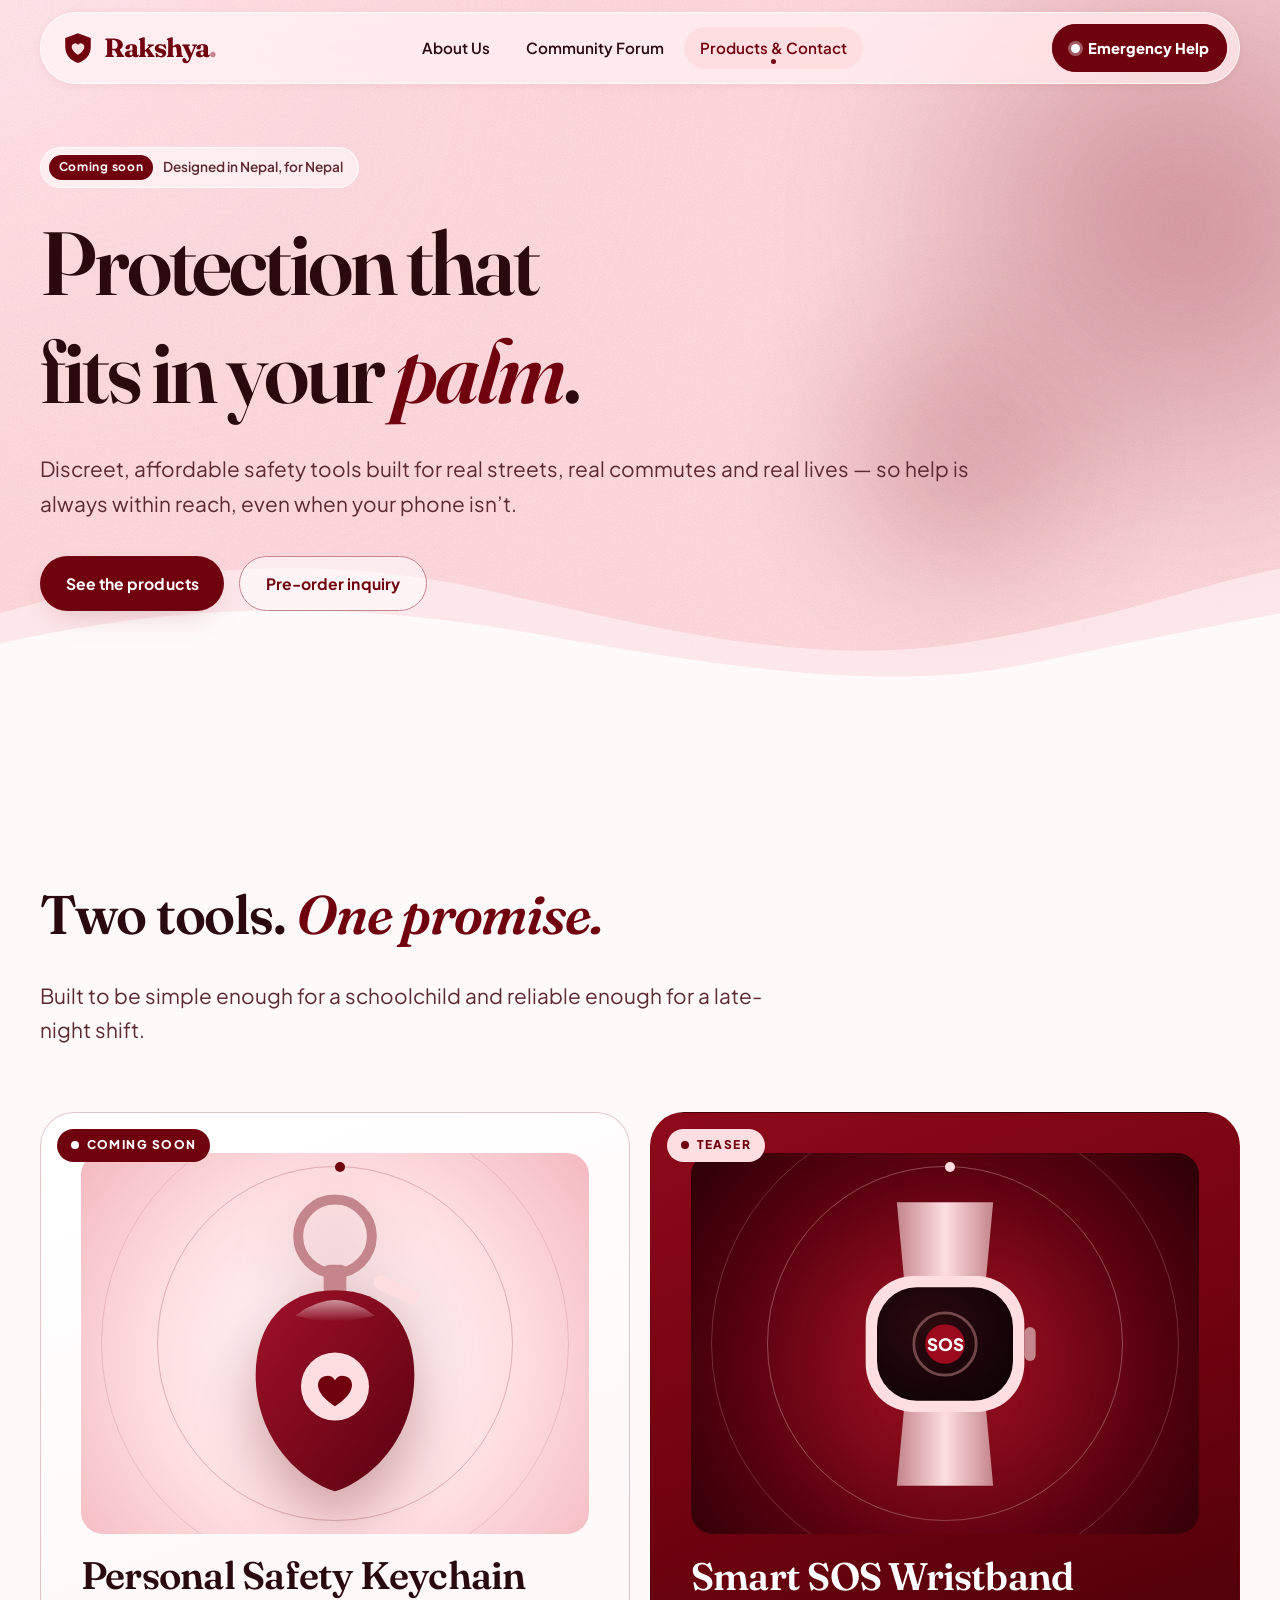
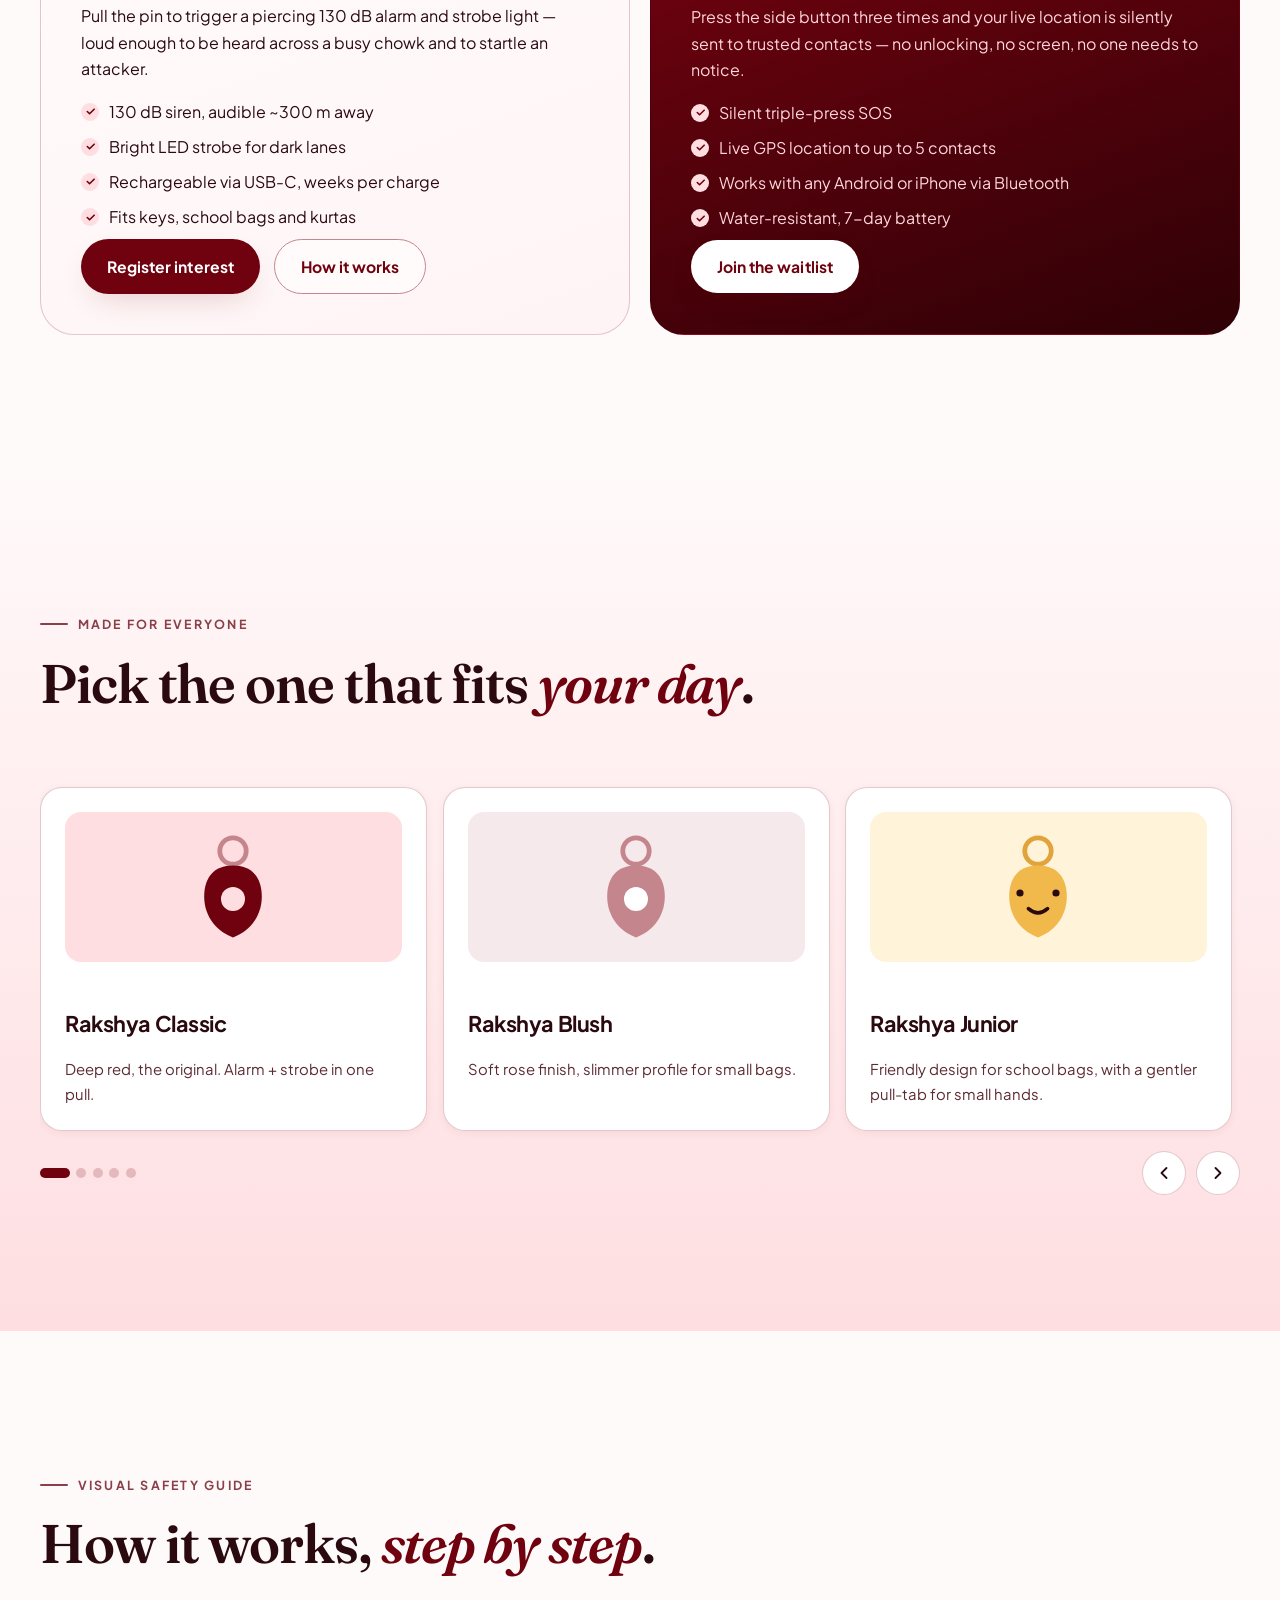
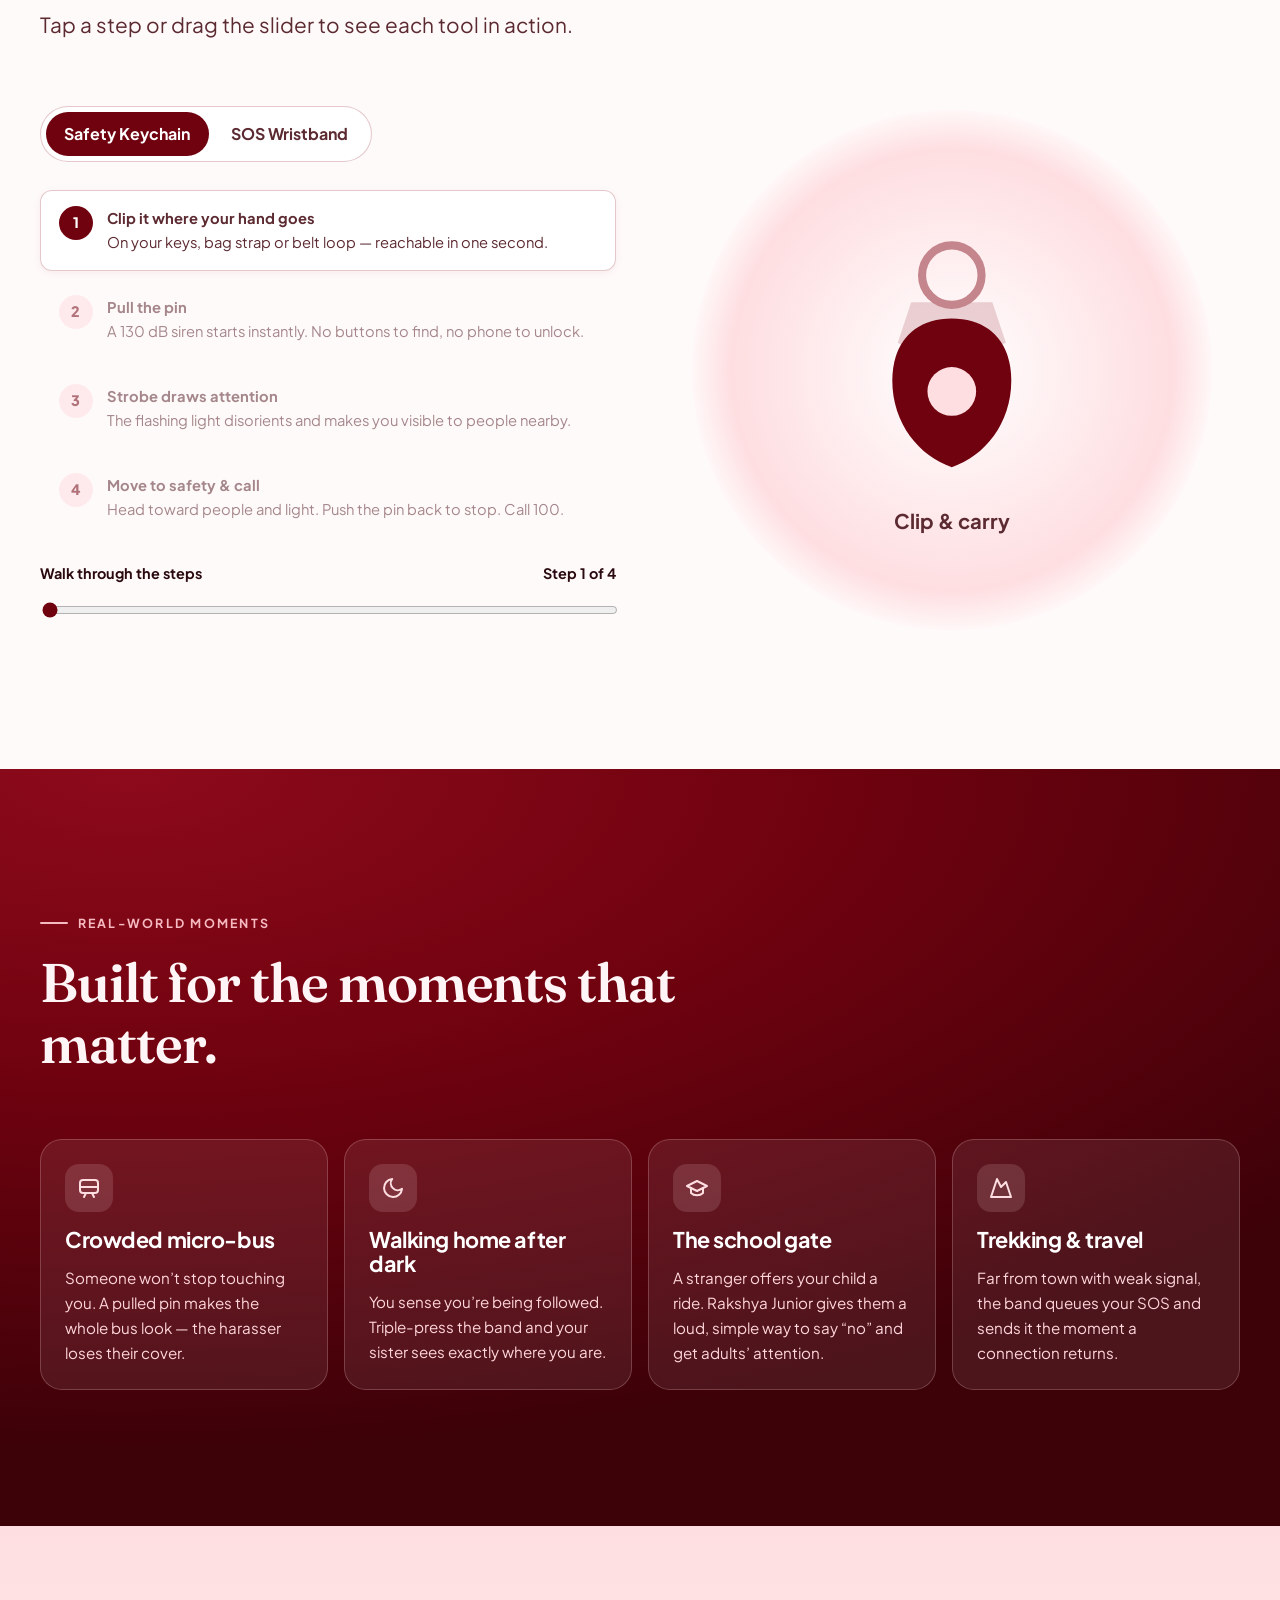
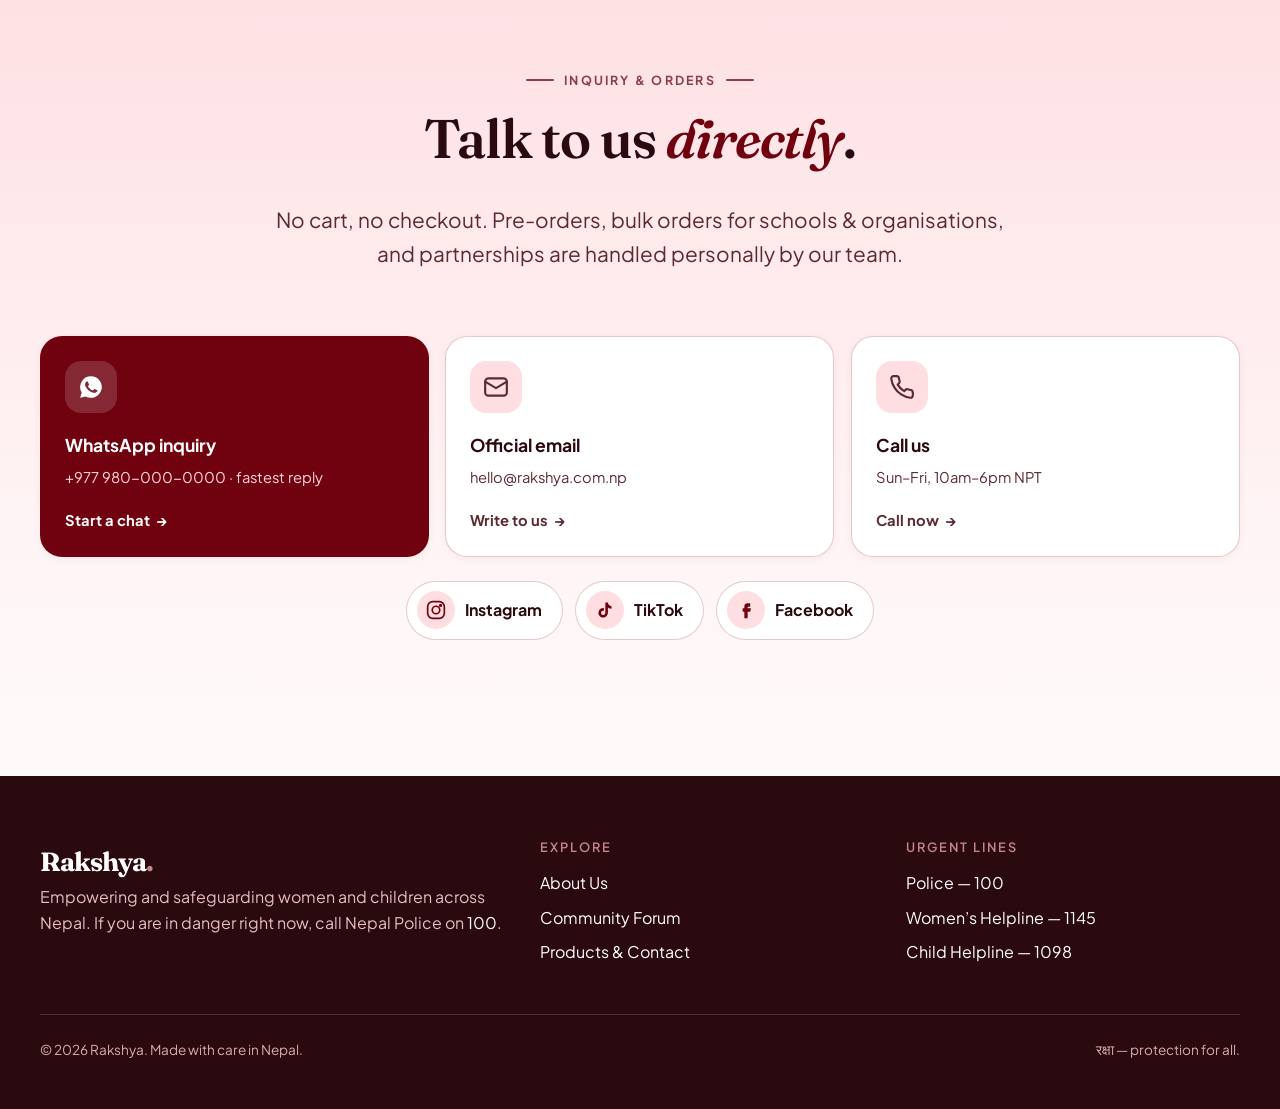
<file: products.html>
<!doctype html>
<html lang="en">
<head>
  <meta charset="utf-8">
  <meta name="viewport" content="width=device-width, initial-scale=1, viewport-fit=cover">
  <title>Safety Products &amp; Contact — Rakshya</title>
  <meta name="description" content="Rakshya personal safety keychains and smart SOS wristbands — coming soon. Learn how they work and contact us directly by email, phone, WhatsApp or social media.">
  <meta name="theme-color" content="#70020f">
  <link rel="icon" href="assets/img/favicon.svg" type="image/svg+xml">
  <link rel="preconnect" href="https://fonts.googleapis.com">
  <link rel="preconnect" href="https://fonts.gstatic.com" crossorigin>
  <link rel="stylesheet" href="https://fonts.googleapis.com/css2?family=Fraunces:ital,opsz,wght@0,9..144,600;0,9..144,700;1,9..144,600&family=Plus+Jakarta+Sans:wght@400;600;700;800&display=swap">
  <link rel="stylesheet" href="assets/css/styles.css">
  <script>document.documentElement.classList.add("js")</script>
  <script src="assets/js/main.js" defer></script>
</head>
<body>
  <a class="skip-link" href="#main">Skip to content</a>

  <!-- ===================== Header ===================== -->
  <header class="site-header">
    <nav class="nav" aria-label="Primary">
      <a class="brand" href="index.html" aria-label="Rakshya home">
        <svg viewBox="0 0 64 64" aria-hidden="true"><path d="M32 4 8 13v17c0 15 10 25.5 24 30 14-4.5 24-15 24-30V13L32 4Z" fill="#70020f"/><path d="M32 45s-12-7.2-12-15.4A6.6 6.6 0 0 1 32 26a6.6 6.6 0 0 1 12 3.6C44 37.8 32 45 32 45Z" fill="#fedee1"/></svg>
        <span>Rakshya<i>.</i></span>
      </a>
      <ul class="nav-links">
        <li><a href="index.html">About Us</a></li>
        <li><a href="community.html">Community Forum</a></li>
        <li><a href="products.html" aria-current="page">Products &amp; Contact</a></li>
      </ul>
      <div class="nav-actions">
        <a class="sos-btn" href="community.html#helplines" data-open-drawer="emergency-drawer" aria-controls="emergency-drawer" aria-expanded="false" aria-haspopup="dialog">
          <span class="dot" aria-hidden="true"></span><span class="label-long">Emergency Help</span><span class="label-short">SOS</span>
        </a>
        <button class="menu-toggle" type="button" aria-expanded="false" aria-controls="mobile-menu" aria-label="Open menu">
          <span class="menu-toggle-bars" aria-hidden="true"><span></span><span></span><span></span></span>
        </button>
      </div>
    </nav>
    <div class="mobile-menu" id="mobile-menu" hidden>
      <a href="index.html">About Us</a>
      <a href="community.html">Community Forum</a>
      <a href="products.html" aria-current="page">Products &amp; Contact</a>
    </div>
  </header>

  <main id="main">
    <!-- ===================== Hero ===================== -->
    <section class="hero hero--compact" aria-labelledby="hero-title">
      <div class="hero__waves" aria-hidden="true">
        <div class="blob blob--1"></div>
        <div class="blob blob--2"></div>
        <div class="blob blob--4"></div>
      </div>
      <div class="hero__grain" aria-hidden="true"></div>
      <div class="container">
        <div class="hero__content">
          <p class="hero__kicker"><b>Coming soon</b> Designed in Nepal, for Nepal</p>
          <h1 id="hero-title">
            <span class="line"><span>Protection that</span></span>
            <span class="line"><span>fits in your <em class="hero__nepali">palm</em>.</span></span>
          </h1>
          <p class="lead">Discreet, affordable safety tools built for real streets, real commutes and real lives — so help is always within reach, even when your phone isn’t.</p>
          <div class="btn-row">
            <a class="btn" href="#products">See the products</a>
            <a class="btn btn--ghost" href="#contact">Pre-order inquiry</a>
          </div>
        </div>
      </div>
      <svg class="hero__wave-svg" viewBox="0 0 1440 180" preserveAspectRatio="none" aria-hidden="true">
        <path d="M0 90c180-50 360-60 540-25s360 80 540 55 270-60 360-75v135H0Z" fill="#fff4f5" opacity=".6"/>
        <path d="M0 120c200-40 380-45 600-10s400 60 560 30 220-40 280-50v90H0Z" fill="#fffafa"/>
      </svg>
    </section>

    <!-- ===================== Showcase ===================== -->
    <section class="section" id="products" aria-labelledby="products-title">
      <div class="container">
        <div class="section-head">
          <p class="eyebrow reveal">The collection</p>
          <h2 id="products-title" class="reveal" style="--d:.08s">Two tools. <em class="accent">One promise.</em></h2>
          <p class="lead reveal" style="--d:.16s">Built to be simple enough for a schoolchild and reliable enough for a late-night shift.</p>
        </div>

        <div class="showcase">
          <!-- Keychain -->
          <article class="product tilt reveal reveal--left">
            <span class="badge-soon"><i aria-hidden="true"></i>Coming soon</span>
            <div class="product__stage" aria-hidden="true">
              <span class="product__ring"></span><span class="product__ring product__ring--2"></span>
              <svg viewBox="0 0 240 240">
                <defs>
                  <linearGradient id="kc-body" x1="0" y1="0" x2="1" y2="1"><stop offset="0" stop-color="#a1112a"/><stop offset="1" stop-color="#5a0110"/></linearGradient>
                  <linearGradient id="kc-shine" x1="0" y1="0" x2="0" y2="1"><stop offset="0" stop-color="#fff" stop-opacity=".55"/><stop offset="1" stop-color="#fff" stop-opacity="0"/></linearGradient>
                </defs>
                <circle cx="120" cy="44" r="26" fill="none" stroke="#c4858c" stroke-width="7"/>
                <rect x="112" y="64" width="16" height="22" rx="4" fill="#c4858c"/>
                <path d="M120 82c36 0 56 24 56 60 0 40-26 72-56 82-30-10-56-42-56-82 0-36 20-60 56-60Z" fill="url(#kc-body)"/>
                <path d="M92 100c10-8 22-11 28-11s18 3 28 11c-8 2-18 4-28 4s-20-2-28-4Z" fill="url(#kc-shine)"/>
                <circle cx="120" cy="150" r="24" fill="#fedee1"/>
                <path d="M120 164s-12-7-12-15a6.5 6.5 0 0 1 12-3.5 6.5 6.5 0 0 1 12 3.5c0 8-12 15-12 15Z" fill="#70020f"/>
                <rect x="150" y="70" width="34" height="10" rx="5" fill="#fedee1" transform="rotate(25 150 70)"/>
              </svg>
            </div>
            <div>
              <h3>Personal Safety Keychain</h3>
              <p>Pull the pin to trigger a piercing 130&nbsp;dB alarm and strobe light — loud enough to be heard across a busy chowk and to startle an attacker.</p>
              <ul class="product__features">
                <li>130 dB siren, audible ~300 m away</li>
                <li>Bright LED strobe for dark lanes</li>
                <li>Rechargeable via USB-C, weeks per charge</li>
                <li>Fits keys, school bags and kurtas</li>
              </ul>
              <div class="btn-row"><a class="btn" href="#contact">Register interest</a><a class="btn btn--ghost" href="#guide">How it works</a></div>
            </div>
          </article>

          <!-- Wristband -->
          <article class="product product--dark tilt reveal reveal--right">
            <span class="badge-soon"><i aria-hidden="true"></i>Teaser</span>
            <div class="product__stage" aria-hidden="true">
              <span class="product__ring"></span><span class="product__ring product__ring--2"></span>
              <svg viewBox="0 0 240 240">
                <defs>
                  <linearGradient id="wb-band" x1="0" y1="0" x2="1" y2="0"><stop offset="0" stop-color="#c4858c"/><stop offset=".5" stop-color="#fedee1"/><stop offset="1" stop-color="#c4858c"/></linearGradient>
                  <radialGradient id="wb-face" cx=".4" cy=".35" r=".8"><stop offset="0" stop-color="#2a0a0f"/><stop offset="1" stop-color="#0e0204"/></radialGradient>
                </defs>
                <path d="M86 20h68l-6 64H92Z" fill="url(#wb-band)"/>
                <path d="M92 156h56l6 64H86Z" fill="url(#wb-band)"/>
                <rect x="64" y="72" width="112" height="96" rx="34" fill="#fedee1"/>
                <rect x="72" y="80" width="96" height="80" rx="28" fill="url(#wb-face)"/>
                <circle cx="120" cy="120" r="22" fill="none" stroke="#c4858c" stroke-opacity=".5" stroke-width="2"/>
                <circle cx="120" cy="120" r="14" fill="#9b0a1d"/>
                <text x="120" y="125" text-anchor="middle" font-family="Plus Jakarta Sans, sans-serif" font-size="12" font-weight="800" fill="#fff">SOS</text>
                <rect x="176" y="108" width="8" height="24" rx="4" fill="#c4858c"/>
              </svg>
            </div>
            <div>
              <h3>Smart SOS Wristband</h3>
              <p>Press the side button three times and your live location is silently sent to trusted contacts — no unlocking, no screen, no one needs to notice.</p>
              <ul class="product__features">
                <li>Silent triple-press SOS</li>
                <li>Live GPS location to up to 5 contacts</li>
                <li>Works with any Android or iPhone via Bluetooth</li>
                <li>Water-resistant, 7-day battery</li>
              </ul>
              <div class="btn-row"><a class="btn btn--light" href="#contact">Join the waitlist</a></div>
            </div>
          </article>
        </div>
      </div>
    </section>

    <!-- ===================== Variants carousel ===================== -->
    <section class="section section--wash" aria-labelledby="variants-title">
      <div class="container">
        <div class="section-head">
          <p class="eyebrow reveal">Made for everyone</p>
          <h2 id="variants-title" class="reveal" style="--d:.08s">Pick the one that fits <em class="accent">your day</em>.</h2>
        </div>

        <div class="carousel reveal">
          <div class="carousel__track" tabindex="0" role="region" aria-label="Product variants — use arrow keys to scroll">
            <article class="variant tilt">
              <div class="variant__swatch" aria-hidden="true"><svg viewBox="0 0 100 100"><circle cx="50" cy="20" r="11" fill="none" stroke="#c4858c" stroke-width="4"/><path d="M50 32c16 0 24 10 24 26 0 18-12 30-24 34-12-4-24-16-24-34 0-16 8-26 24-26Z" fill="#70020f"/><circle cx="50" cy="60" r="10" fill="#fedee1"/></svg></div>
              <span class="tag">Keychain</span>
              <h3>Rakshya Classic</h3>
              <p>Deep red, the original. Alarm + strobe in one pull.</p>
            </article>
            <article class="variant tilt">
              <div class="variant__swatch" style="background:#f6e9eb" aria-hidden="true"><svg viewBox="0 0 100 100"><circle cx="50" cy="20" r="11" fill="none" stroke="#c4858c" stroke-width="4"/><path d="M50 32c16 0 24 10 24 26 0 18-12 30-24 34-12-4-24-16-24-34 0-16 8-26 24-26Z" fill="#c4858c"/><circle cx="50" cy="60" r="10" fill="#fff"/></svg></div>
              <span class="tag">Keychain</span>
              <h3>Rakshya Blush</h3>
              <p>Soft rose finish, slimmer profile for small bags.</p>
            </article>
            <article class="variant tilt">
              <div class="variant__swatch" style="background:#fff4d9" aria-hidden="true"><svg viewBox="0 0 100 100"><circle cx="50" cy="20" r="11" fill="none" stroke="#e0a43a" stroke-width="4"/><path d="M50 32c16 0 24 10 24 26 0 18-12 30-24 34-12-4-24-16-24-34 0-16 8-26 24-26Z" fill="#f1b84b"/><circle cx="35" cy="55" r="3" fill="#2a0a0f"/><circle cx="65" cy="55" r="3" fill="#2a0a0f"/><path d="M42 68q8 7 16 0" stroke="#2a0a0f" stroke-width="3" fill="none" stroke-linecap="round"/></svg></div>
              <span class="tag">Kids</span>
              <h3>Rakshya Junior</h3>
              <p>Friendly design for school bags, with a gentler pull-tab for small hands.</p>
            </article>
            <article class="variant tilt">
              <div class="variant__swatch" style="background:#2a0a0f" aria-hidden="true"><svg viewBox="0 0 100 100"><rect x="38" y="6" width="24" height="22" rx="4" fill="#c4858c"/><rect x="38" y="72" width="24" height="22" rx="4" fill="#c4858c"/><rect x="26" y="26" width="48" height="48" rx="16" fill="#fedee1"/><rect x="31" y="31" width="38" height="38" rx="12" fill="#0e0204"/><circle cx="50" cy="50" r="8" fill="#9b0a1d"/></svg></div>
              <span class="tag">Wristband</span>
              <h3>SOS Band Core</h3>
              <p>Silent SOS and live location. Minimal, everyday look.</p>
            </article>
            <article class="variant tilt">
              <div class="variant__swatch" style="background:#fde3e6" aria-hidden="true"><svg viewBox="0 0 100 100"><rect x="38" y="6" width="24" height="22" rx="4" fill="#70020f"/><rect x="38" y="72" width="24" height="22" rx="4" fill="#70020f"/><rect x="26" y="26" width="48" height="48" rx="24" fill="#70020f"/><circle cx="50" cy="50" r="18" fill="#fedee1"/><circle cx="50" cy="50" r="7" fill="#70020f"/></svg></div>
              <span class="tag">Wristband</span>
              <h3>SOS Band Lite</h3>
              <p>For teens: SOS + safe-arrival check-ins for parents.</p>
            </article>
          </div>
          <div class="carousel__controls">
            <div class="carousel__dots"></div>
            <button class="icon-btn" type="button" data-prev aria-label="Previous variant"><svg viewBox="0 0 24 24" fill="none" stroke="currentColor" stroke-width="2.2" stroke-linecap="round" stroke-linejoin="round" aria-hidden="true"><path d="M15 18l-6-6 6-6"/></svg></button>
            <button class="icon-btn" type="button" data-next aria-label="Next variant"><svg viewBox="0 0 24 24" fill="none" stroke="currentColor" stroke-width="2.2" stroke-linecap="round" stroke-linejoin="round" aria-hidden="true"><path d="M9 18l6-6-6-6"/></svg></button>
          </div>
        </div>
      </div>
    </section>

    <!-- ===================== Interactive guide ===================== -->
    <section class="section" id="guide" aria-labelledby="guide-title">
      <div class="container">
        <div class="section-head">
          <p class="eyebrow reveal">Visual safety guide</p>
          <h2 id="guide-title" class="reveal" style="--d:.08s">How it works, <em class="accent">step by step</em>.</h2>
          <p class="lead reveal" style="--d:.16s">Tap a step or drag the slider to see each tool in action.</p>
        </div>

        <div class="guide" data-guide>
          <div class="reveal reveal--left">
            <div class="tabs" role="tablist" aria-label="Choose a product">
              <button role="tab" id="tab-keychain" aria-controls="panel-keychain" aria-selected="true" type="button">Safety Keychain</button>
              <button role="tab" id="tab-band" aria-controls="panel-band" aria-selected="false" tabindex="-1" type="button">SOS Wristband</button>
            </div>

            <div role="tabpanel" id="panel-keychain" aria-labelledby="tab-keychain">
              <ol class="steps-list">
                <li><button type="button"><b>1</b><span><strong>Clip it where your hand goes</strong><span>On your keys, bag strap or belt loop — reachable in one second.</span></span></button></li>
                <li><button type="button"><b>2</b><span><strong>Pull the pin</strong><span>A 130 dB siren starts instantly. No buttons to find, no phone to unlock.</span></span></button></li>
                <li><button type="button"><b>3</b><span><strong>Strobe draws attention</strong><span>The flashing light disorients and makes you visible to people nearby.</span></span></button></li>
                <li><button type="button"><b>4</b><span><strong>Move to safety &amp; call</strong><span>Head toward people and light. Push the pin back to stop. Call 100.</span></span></button></li>
              </ol>
            </div>
            <div role="tabpanel" id="panel-band" aria-labelledby="tab-band" hidden>
              <ol class="steps-list">
                <li><button type="button"><b>1</b><span><strong>Pair once</strong><span>Connect to the Rakshya app and add up to five trusted contacts.</span></span></button></li>
                <li><button type="button"><b>2</b><span><strong>Press three times</strong><span>Triple-press the side button. A tiny vibration confirms — silently.</span></span></button></li>
                <li><button type="button"><b>3</b><span><strong>Location is shared</strong><span>Your contacts get an SMS with a live map link, updated every 30 seconds.</span></span></button></li>
                <li><button type="button"><b>4</b><span><strong>Help is on the way</strong><span>Contacts can call you, come to you, or alert police with your exact location.</span></span></button></li>
              </ol>
            </div>

            <div class="range">
              <label for="guide-range"><span>Walk through the steps</span><output id="guide-range-out" for="guide-range">Step 1 of 4</output></label>
              <input type="range" id="guide-range" min="1" max="4" step="1" value="1">
            </div>
          </div>

          <div class="guide__visual reveal reveal--scale" aria-hidden="true">
            <svg viewBox="0 0 300 300">
              <!-- Keychain scenes -->
              <g class="scene" data-scene="0-0">
                <circle cx="150" cy="80" r="22" fill="none" stroke="#c4858c" stroke-width="6"/>
                <path d="M120 100h60l10 30-40 20-40-20Z" fill="#c4858c" opacity=".35"/>
                <path d="M150 112c28 0 44 18 44 46 0 32-20 56-44 64-24-8-44-32-44-64 0-28 16-46 44-46Z" fill="#70020f"/>
                <circle cx="150" cy="166" r="18" fill="#fedee1"/>
                <text x="150" y="268" text-anchor="middle" font-family="Plus Jakarta Sans, sans-serif" font-size="15" font-weight="700" fill="#5c2a31">Clip &amp; carry</text>
              </g>
              <g class="scene" data-scene="0-1">
                <path d="M150 112c28 0 44 18 44 46 0 32-20 56-44 64-24-8-44-32-44-64 0-28 16-46 44-46Z" fill="#70020f"/>
                <rect x="190" y="88" width="46" height="12" rx="6" fill="#c4858c" transform="rotate(-30 190 88)"/>
                <circle class="signal" cx="150" cy="166" r="70" fill="none" stroke="#70020f" stroke-width="4"/>
                <circle class="signal" cx="150" cy="166" r="70" fill="none" stroke="#70020f" stroke-width="4"/>
                <circle class="signal" cx="150" cy="166" r="70" fill="none" stroke="#70020f" stroke-width="4"/>
                <text x="150" y="172" text-anchor="middle" font-family="Fraunces, serif" font-size="22" font-weight="700" fill="#fedee1">130dB</text>
                <text x="150" y="268" text-anchor="middle" font-family="Plus Jakarta Sans, sans-serif" font-size="15" font-weight="700" fill="#5c2a31">Pull → siren</text>
              </g>
              <g class="scene" data-scene="0-2">
                <path d="M150 112c28 0 44 18 44 46 0 32-20 56-44 64-24-8-44-32-44-64 0-28 16-46 44-46Z" fill="#70020f"/>
                <g stroke="#e0a43a" stroke-width="6" stroke-linecap="round">
                  <path d="M150 60v-22M98 82 84 66M202 82l14-16M70 140H48M230 140h22"/>
                </g>
                <circle cx="150" cy="150" r="20" fill="#ffe8a8"/>
                <circle class="signal" cx="150" cy="150" r="40" fill="#ffe8a8" opacity=".6"/>
                <text x="150" y="268" text-anchor="middle" font-family="Plus Jakarta Sans, sans-serif" font-size="15" font-weight="700" fill="#5c2a31">Strobe flashes</text>
              </g>
              <g class="scene" data-scene="0-3">
                <circle cx="110" cy="110" r="16" fill="#70020f"/>
                <path d="M110 128v50M110 140l-20 22M110 140l24 16M110 178l-16 40M110 178l22 36" stroke="#70020f" stroke-width="9" stroke-linecap="round" fill="none"/>
                <path d="M160 160h80M220 140l20 20-20 20" stroke="#c4858c" stroke-width="8" stroke-linecap="round" stroke-linejoin="round" fill="none"/>
                <rect x="200" y="70" width="52" height="40" rx="10" fill="#fedee1" stroke="#70020f" stroke-width="3"/>
                <text x="226" y="96" text-anchor="middle" font-family="Plus Jakarta Sans, sans-serif" font-size="15" font-weight="800" fill="#70020f">100</text>
                <text x="150" y="268" text-anchor="middle" font-family="Plus Jakarta Sans, sans-serif" font-size="15" font-weight="700" fill="#5c2a31">Move to safety</text>
              </g>

              <!-- Wristband scenes -->
              <g class="scene" data-scene="1-0">
                <rect x="60" y="100" width="70" height="70" rx="22" fill="#2a0a0f" stroke="#fedee1" stroke-width="6"/>
                <rect x="180" y="80" width="64" height="112" rx="14" fill="#fff" stroke="#70020f" stroke-width="4"/>
                <path d="M140 136h30" stroke="#c4858c" stroke-width="4" stroke-dasharray="4 6" stroke-linecap="round"/>
                <circle cx="212" cy="118" r="10" fill="#fedee1"/><circle cx="212" cy="146" r="10" fill="#fedee1"/>
                <text x="150" y="268" text-anchor="middle" font-family="Plus Jakarta Sans, sans-serif" font-size="15" font-weight="700" fill="#5c2a31">Pair &amp; add contacts</text>
              </g>
              <g class="scene" data-scene="1-1">
                <rect x="100" y="90" width="100" height="100" rx="32" fill="#2a0a0f" stroke="#fedee1" stroke-width="8"/>
                <circle cx="150" cy="140" r="18" fill="#9b0a1d"/>
                <rect x="204" y="126" width="12" height="28" rx="6" fill="#c4858c"/>
                <text x="246" y="122" font-family="Fraunces, serif" font-size="28" font-weight="700" fill="#70020f">×3</text>
                <circle class="signal" cx="150" cy="140" r="30" fill="none" stroke="#c4858c" stroke-width="3"/>
                <text x="150" y="268" text-anchor="middle" font-family="Plus Jakarta Sans, sans-serif" font-size="15" font-weight="700" fill="#5c2a31">Silent triple-press</text>
              </g>
              <g class="scene" data-scene="1-2">
                <path d="M150 70c-26 0-46 20-46 46 0 36 46 84 46 84s46-48 46-84c0-26-20-46-46-46Z" fill="#70020f"/>
                <circle cx="150" cy="116" r="16" fill="#fedee1"/>
                <circle class="signal" cx="150" cy="200" r="50" fill="none" stroke="#70020f" stroke-width="3"/>
                <circle class="signal" cx="150" cy="200" r="50" fill="none" stroke="#70020f" stroke-width="3"/>
                <text x="150" y="268" text-anchor="middle" font-family="Plus Jakarta Sans, sans-serif" font-size="15" font-weight="700" fill="#5c2a31">Live location sent</text>
              </g>
              <g class="scene" data-scene="1-3">
                <circle cx="100" cy="120" r="30" fill="#fedee1" stroke="#70020f" stroke-width="4"/>
                <circle cx="200" cy="120" r="30" fill="#fedee1" stroke="#70020f" stroke-width="4"/>
                <circle cx="150" cy="190" r="30" fill="#70020f"/>
                <path d="M120 135l20 30M180 135l-20 30" stroke="#c4858c" stroke-width="5" stroke-linecap="round"/>
                <path d="M138 190l8 8 16-16" stroke="#fff" stroke-width="5" fill="none" stroke-linecap="round" stroke-linejoin="round"/>
                <text x="150" y="268" text-anchor="middle" font-family="Plus Jakarta Sans, sans-serif" font-size="15" font-weight="700" fill="#5c2a31">Your circle responds</text>
              </g>
            </svg>
          </div>
        </div>
      </div>
    </section>

    <!-- ===================== Real-world scenarios ===================== -->
    <section class="section section--dark" aria-labelledby="scen-title">
      <div class="container">
        <div class="section-head">
          <p class="eyebrow reveal">Real-world moments</p>
          <h2 id="scen-title" class="reveal" style="--d:.08s">Built for the moments that matter.</h2>
        </div>
        <div class="scenarios">
          <article class="scenario reveal">
            <span class="scenario__icon"><svg viewBox="0 0 24 24" fill="none" stroke="currentColor" stroke-width="2" stroke-linecap="round" stroke-linejoin="round" aria-hidden="true"><rect x="3" y="4" width="18" height="13" rx="3"/><path d="M7 21l2-4M17 21l-2-4M3 11h18"/></svg></span>
            <h3>Crowded micro-bus</h3>
            <p>Someone won’t stop touching you. A pulled pin makes the whole bus look — the harasser loses their cover.</p>
          </article>
          <article class="scenario reveal" style="--d:.08s">
            <span class="scenario__icon"><svg viewBox="0 0 24 24" fill="none" stroke="currentColor" stroke-width="2" stroke-linecap="round" stroke-linejoin="round" aria-hidden="true"><path d="M21 12.8A9 9 0 1 1 11.2 3a7 7 0 0 0 9.8 9.8z"/></svg></span>
            <h3>Walking home after dark</h3>
            <p>You sense you’re being followed. Triple-press the band and your sister sees exactly where you are.</p>
          </article>
          <article class="scenario reveal" style="--d:.16s">
            <span class="scenario__icon"><svg viewBox="0 0 24 24" fill="none" stroke="currentColor" stroke-width="2" stroke-linecap="round" stroke-linejoin="round" aria-hidden="true"><path d="M22 10 12 5 2 10l10 5 10-5z"/><path d="M6 12v5c3 3 9 3 12 0v-5"/></svg></span>
            <h3>The school gate</h3>
            <p>A stranger offers your child a ride. Rakshya Junior gives them a loud, simple way to say “no” and get adults’ attention.</p>
          </article>
          <article class="scenario reveal" style="--d:.24s">
            <span class="scenario__icon"><svg viewBox="0 0 24 24" fill="none" stroke="currentColor" stroke-width="2" stroke-linecap="round" stroke-linejoin="round" aria-hidden="true"><path d="m8 3 4 8 5-5 5 15H2L8 3z"/></svg></span>
            <h3>Trekking &amp; travel</h3>
            <p>Far from town with weak signal, the band queues your SOS and sends it the moment a connection returns.</p>
          </article>
        </div>
      </div>
    </section>

    <!-- ===================== Inquiry hub ===================== -->
    <section class="section section--wash-rev" id="contact" aria-labelledby="contact-title">
      <div class="container">
        <div class="section-head section-head--center">
          <p class="eyebrow reveal">Inquiry &amp; orders</p>
          <h2 id="contact-title" class="reveal" style="--d:.08s">Talk to us <em class="accent">directly</em>.</h2>
          <p class="lead reveal" style="--d:.16s">No cart, no checkout. Pre-orders, bulk orders for schools &amp; organisations, and partnerships are handled personally by our team.</p>
        </div>

        <div class="inquiry">
          <a class="contact-card contact-card--primary tilt reveal" href="https://wa.me/9779800000000?text=Namaste%20Rakshya%2C%20I%27d%20like%20to%20know%20more%20about%20your%20safety%20products." target="_blank" rel="noopener noreferrer">
            <span class="contact-card__icon"><svg viewBox="0 0 24 24" fill="currentColor" aria-hidden="true"><path d="M12 2a10 10 0 0 0-8.6 15.1L2 22l5-1.3A10 10 0 1 0 12 2Zm5.4 14.2c-.2.6-1.3 1.2-1.8 1.2-.5.1-1 .2-3.3-.7-2.8-1.1-4.6-4-4.7-4.2-.1-.2-1.1-1.5-1.1-2.9s.7-2 1-2.3c.2-.3.5-.3.7-.3h.5c.2 0 .4 0 .6.5l.8 2c.1.2.1.4 0 .5l-.3.5-.4.4c-.1.2-.3.3-.1.6.2.3.8 1.3 1.7 2.1 1.1 1 2.1 1.3 2.4 1.5.3.1.5.1.6-.1l.9-1c.2-.3.4-.2.6-.1l1.9.9c.3.1.5.2.5.3.1.2.1.7-.1 1.2Z"/></svg></span>
            <strong>WhatsApp inquiry</strong>
            <span>+977 980-000-0000 · fastest reply</span>
            <span class="contact-card__go">Start a chat</span>
          </a>
          <a class="contact-card tilt reveal" style="--d:.06s" href="mailto:hello@rakshya.com.np?subject=Product%20inquiry">
            <span class="contact-card__icon"><svg viewBox="0 0 24 24" fill="none" stroke="currentColor" stroke-width="2" stroke-linecap="round" stroke-linejoin="round" aria-hidden="true"><rect x="2" y="4" width="20" height="16" rx="3"/><path d="m22 7-10 6L2 7"/></svg></span>
            <strong>Official email</strong>
            <span>hello@rakshya.com.np</span>
            <span class="contact-card__go">Write to us</span>
          </a>
          <a class="contact-card tilt reveal" style="--d:.12s" href="tel:+9779800000000">
            <span class="contact-card__icon"><svg viewBox="0 0 24 24" fill="none" stroke="currentColor" stroke-width="2" stroke-linecap="round" stroke-linejoin="round" aria-hidden="true"><path d="M22 16.9v3a2 2 0 0 1-2.2 2 19.8 19.8 0 0 1-8.6-3.1 19.5 19.5 0 0 1-6-6A19.8 19.8 0 0 1 2.1 4.2 2 2 0 0 1 4.1 2h3a2 2 0 0 1 2 1.7c.1.9.4 1.8.7 2.7a2 2 0 0 1-.5 2.1L8 9.8a16 16 0 0 0 6 6l1.3-1.3a2 2 0 0 1 2.1-.4c.9.3 1.8.6 2.7.7a2 2 0 0 1 1.7 2z"/></svg></span>
            <strong>Call us</strong>
            <span>Sun–Fri, 10am–6pm NPT</span>
            <span class="contact-card__go">Call now</span>
          </a>
        </div>

        <div class="socials reveal" style="justify-content:center">
          <a class="social" href="https://www.instagram.com/rakshya.np" target="_blank" rel="noopener noreferrer">
            <i><svg viewBox="0 0 24 24" fill="none" stroke="currentColor" stroke-width="2" aria-hidden="true"><rect x="2" y="2" width="20" height="20" rx="6"/><circle cx="12" cy="12" r="4.5"/><circle cx="17.5" cy="6.5" r="1" fill="currentColor"/></svg></i>Instagram
          </a>
          <a class="social" href="https://www.tiktok.com/@rakshya.np" target="_blank" rel="noopener noreferrer">
            <i><svg viewBox="0 0 24 24" fill="currentColor" aria-hidden="true"><path d="M16.6 5.8A4.3 4.3 0 0 1 15.5 3h-3.1v12.4a2.6 2.6 0 1 1-2.6-2.6c.3 0 .5 0 .8.1V9.7a5.7 5.7 0 1 0 4.9 5.7V9.1a7.3 7.3 0 0 0 4.3 1.4V7.4a4.3 4.3 0 0 1-3.2-1.6Z"/></svg></i>TikTok
          </a>
          <a class="social" href="https://www.facebook.com/rakshya.np" target="_blank" rel="noopener noreferrer">
            <i><svg viewBox="0 0 24 24" fill="currentColor" aria-hidden="true"><path d="M14 8h3V4h-3a4 4 0 0 0-4 4v2H8v4h2v8h4v-8h3l1-4h-4V8.5c0-.3.2-.5.5-.5Z"/></svg></i>Facebook
          </a>
        </div>
      </div>
    </section>
  </main>

  <!-- ===================== Footer ===================== -->
  <footer class="site-footer">
    <div class="container">
      <div class="footer-grid">
        <div>
          <a class="brand" href="index.html"><span>Rakshya<i>.</i></span></a>
          <p>Empowering and safeguarding women and children across Nepal. If you are in danger right now, call Nepal Police on <a href="tel:100">100</a>.</p>
        </div>
        <div>
          <h2>Explore</h2>
          <ul>
            <li><a href="index.html">About Us</a></li>
            <li><a href="community.html">Community Forum</a></li>
            <li><a href="products.html">Products &amp; Contact</a></li>
          </ul>
        </div>
        <div>
          <h2>Urgent lines</h2>
          <ul>
            <li><a href="tel:100">Police — 100</a></li>
            <li><a href="tel:1145">Women’s Helpline — 1145</a></li>
            <li><a href="tel:1098">Child Helpline — 1098</a></li>
          </ul>
        </div>
      </div>
      <div class="footer-base">
        <span>© <span id="year">2026</span> Rakshya. Made with care in Nepal.</span>
        <span>रक्षा — protection for all.</span>
      </div>
    </div>
  </footer>

  <a class="sos-btn sos-fab" href="community.html#helplines" data-open-drawer="emergency-drawer" aria-controls="emergency-drawer" aria-haspopup="dialog">
    <span class="dot" aria-hidden="true"></span>Emergency Help
  </a>
</body>
</html>
</file>
<file: assets/css/styles.css>
/* ==========================================================================
   Rakshya — design system & components
   Mobile-first, no frameworks. Animations use transform/opacity only.
   ========================================================================== */

:root {
  /* Brand */
  --red: #70020f;
  --red-bright: #9b0a1d;
  --blush: #fedee1;
  --rose: #c4858c;

  /* Derived tones (text-safe versions of the brand palette) */
  --ink: #2a0a0f;          /* 15.9:1 on white */
  --ink-soft: #5c2a31;     /* 9.4:1 on white, 7.6:1 on blush */
  --rose-text: #8a3f49;    /* AA text version of muted rose */
  --paper: #fffafa;
  --blush-50: #fff4f5;
  --line: rgba(196, 133, 140, 0.45);

  --glass: rgba(255, 250, 250, 0.62);
  --glass-strong: rgba(255, 250, 250, 0.86);
  --glass-border: rgba(255, 255, 255, 0.7);

  --shadow-sm: 0 2px 8px rgba(112, 2, 15, 0.06);
  --shadow-md: 0 12px 32px -12px rgba(112, 2, 15, 0.22);
  --shadow-lg: 0 30px 60px -20px rgba(112, 2, 15, 0.35);
  --glow: 0 0 0 6px rgba(196, 133, 140, 0.28), 0 16px 40px -10px rgba(112, 2, 15, 0.45);

  --radius-sm: 12px;
  --radius: 22px;
  --radius-lg: 34px;

  --font-sans: "Plus Jakarta Sans", system-ui, -apple-system, "Segoe UI", Roboto, "Noto Sans", "Noto Sans Devanagari", sans-serif;
  --font-display: "Fraunces", Georgia, "Times New Roman", serif;

  --ease-out: cubic-bezier(0.16, 1, 0.3, 1);
  --ease-spring: cubic-bezier(0.34, 1.56, 0.64, 1);

  --gutter: clamp(1rem, 4vw, 2.5rem);
  --maxw: 1200px;
  --nav-h: 72px;
}

/* --------------------------------------------------------------------------
   Base
   -------------------------------------------------------------------------- */
*, *::before, *::after { box-sizing: border-box; }
html { -webkit-text-size-adjust: 100%; scroll-behavior: smooth; scroll-padding-top: calc(var(--nav-h) + 24px); }
body {
  margin: 0;
  font-family: var(--font-sans);
  font-size: 1rem;           /* respects user font-size settings */
  line-height: 1.65;
  color: var(--ink);
  background: var(--paper);
  text-rendering: optimizeLegibility;
  -webkit-font-smoothing: antialiased;
  overflow-x: hidden;
}
img, svg { display: block; max-width: 100%; height: auto; }
a { color: var(--red); text-underline-offset: 0.2em; }
a:hover { color: var(--red-bright); }
button, input, textarea, select { font: inherit; color: inherit; }
h1, h2, h3, h4 { line-height: 1.12; margin: 0 0 0.6em; letter-spacing: -0.02em; }
h1 { font-family: var(--font-display); font-weight: 600; font-size: clamp(2.5rem, 7.5vw, 5.6rem); letter-spacing: -0.035em; }
h2 { font-family: var(--font-display); font-weight: 600; font-size: clamp(2rem, 4.6vw, 3.4rem); }
h3 { font-size: clamp(1.15rem, 2vw, 1.35rem); font-weight: 700; }
p { margin: 0 0 1em; }
.lead { font-size: clamp(1.08rem, 1.8vw, 1.3rem); color: var(--ink-soft); max-width: 62ch; }
em.accent { font-style: italic; color: var(--red); }

:focus-visible {
  outline: 3px solid var(--red);
  outline-offset: 3px;
  border-radius: 6px;
}
.skip-link {
  position: absolute; left: 1rem; top: -100px; z-index: 1000;
  background: var(--red); color: #fff; padding: 0.75rem 1.1rem; border-radius: 10px; font-weight: 700;
}
.skip-link:focus { top: 1rem; color: #fff; }
.sr-only {
  position: absolute !important; width: 1px; height: 1px; padding: 0; margin: -1px;
  overflow: hidden; clip: rect(0 0 0 0); white-space: nowrap; border: 0;
}

.container { width: min(100% - 2 * var(--gutter), var(--maxw)); margin-inline: auto; }
.section { padding-block: clamp(4.5rem, 11vw, 8.5rem); position: relative; }
.section--wash { background: linear-gradient(180deg, var(--paper) 0%, var(--blush-50) 18%, var(--blush) 100%); }
.section--wash-rev { background: linear-gradient(180deg, var(--blush) 0%, var(--blush-50) 70%, var(--paper) 100%); }
.section--dark { background: radial-gradient(120% 90% at 10% 0%, #8d0a1b 0%, var(--red) 45%, #3d0108 100%); color: #fff5f6; }
.section--dark .lead { color: #ffd6db; }
.section--dark a { color: #fff; }

.eyebrow {
  display: inline-flex; align-items: center; gap: 0.6rem;
  font-size: 0.78rem; font-weight: 700; letter-spacing: 0.18em; text-transform: uppercase;
  color: var(--rose-text); margin-bottom: 1.2rem;
}
.eyebrow::before { content: ""; width: 28px; height: 2px; background: currentColor; border-radius: 2px; }
.section--dark .eyebrow { color: #f6b9c0; }

.section-head { max-width: 760px; margin-bottom: clamp(2.5rem, 6vw, 4rem); }
.section-head--center { margin-inline: auto; text-align: center; }
.section-head--center .eyebrow::after { content: ""; width: 28px; height: 2px; background: currentColor; border-radius: 2px; }
.section-head--center .lead { margin-inline: auto; }

/* --------------------------------------------------------------------------
   Buttons — expand + soft glow on hover
   -------------------------------------------------------------------------- */
.btn {
  --btn-bg: var(--red); --btn-fg: #fff;
  position: relative; display: inline-flex; align-items: center; justify-content: center; gap: 0.6rem;
  min-height: 48px; padding: 0.85rem 1.6rem;
  border: 0; border-radius: 999px; cursor: pointer;
  background: var(--btn-bg); color: var(--btn-fg);
  font-weight: 700; font-size: 0.98rem; text-decoration: none; letter-spacing: 0.005em;
  box-shadow: var(--shadow-md);
  transition: transform 0.45s var(--ease-spring), box-shadow 0.45s var(--ease-out), background-color 0.3s;
  will-change: transform;
}
.btn:hover { color: var(--btn-fg); transform: translateY(-2px) scale(1.04); box-shadow: var(--glow); }
.btn:active { transform: translateY(0) scale(0.98); }
.btn svg { width: 1.15em; height: 1.15em; flex: none; }
.btn--ghost {
  --btn-bg: rgba(255, 255, 255, 0.55); --btn-fg: var(--red);
  border: 1.5px solid var(--rose); box-shadow: none;
  -webkit-backdrop-filter: blur(10px); backdrop-filter: blur(10px);
}
.btn--ghost:hover { --btn-bg: #fff; }
.btn--light { --btn-bg: #fff; --btn-fg: var(--red); }
.btn--sm { min-height: 40px; padding: 0.55rem 1.1rem; font-size: 0.9rem; }
.btn-row { display: flex; flex-wrap: wrap; gap: 0.9rem; }

/* --------------------------------------------------------------------------
   Header & floating glass nav
   -------------------------------------------------------------------------- */
.site-header {
  position: fixed; inset: 12px 0 auto; z-index: 100;
  pointer-events: none;
}
.nav {
  pointer-events: auto;
  width: min(100% - 24px, var(--maxw)); margin-inline: auto;
  height: var(--nav-h);
  display: flex; align-items: center; justify-content: space-between; gap: 1rem;
  padding: 0 0.75rem 0 1.25rem;
  border-radius: 999px;
  background: var(--glass);
  border: 1px solid var(--glass-border);
  box-shadow: var(--shadow-sm);
  -webkit-backdrop-filter: blur(18px) saturate(160%);
  backdrop-filter: blur(18px) saturate(160%);
  transition: box-shadow 0.4s var(--ease-out), background-color 0.4s, transform 0.5s var(--ease-out);
}
.site-header.is-scrolled .nav { background: var(--glass-strong); box-shadow: var(--shadow-md); }

.brand {
  display: inline-flex; align-items: center; gap: 0.55rem;
  text-decoration: none; color: var(--red);
  font-family: var(--font-display); font-weight: 700; font-size: 1.65rem; letter-spacing: -0.04em;
}
.brand:hover { color: var(--red); }
.brand svg { width: 34px; height: 34px; transition: transform 0.6s var(--ease-spring); }
.brand:hover svg { transform: rotate(-8deg) scale(1.08); }
.brand span i { font-style: normal; color: var(--rose); }

.nav-links { display: none; list-style: none; margin: 0; padding: 0; gap: 0.25rem; }
.nav-links a {
  position: relative; display: block; padding: 0.55rem 1rem; border-radius: 999px;
  color: var(--ink); text-decoration: none; font-weight: 600; font-size: 0.95rem;
  transition: background-color 0.3s, color 0.3s;
}
.nav-links a:hover { background: rgba(254, 222, 225, 0.8); color: var(--red); }
.nav-links a[aria-current="page"] { background: var(--blush); color: var(--red); }
.nav-links a[aria-current="page"]::after {
  content: ""; position: absolute; left: 50%; bottom: 5px; width: 5px; height: 5px; margin-left: -2.5px;
  border-radius: 50%; background: var(--red);
}

.nav-actions { display: flex; align-items: center; gap: 0.5rem; }
.menu-toggle {
  display: inline-grid; place-items: center; width: 48px; height: 48px;
  border-radius: 50%; border: 1px solid var(--line); background: rgba(255,255,255,0.7); cursor: pointer;
}
.menu-toggle span { display: block; width: 20px; height: 2px; background: var(--ink); border-radius: 2px; transition: transform 0.35s var(--ease-out), opacity 0.2s; }
.menu-toggle span + span { margin-top: 5px; }
.menu-toggle-bars { display: grid; }
.menu-toggle[aria-expanded="true"] span:nth-child(1) { transform: translateY(7px) rotate(45deg); }
.menu-toggle[aria-expanded="true"] span:nth-child(2) { opacity: 0; }
.menu-toggle[aria-expanded="true"] span:nth-child(3) { transform: translateY(-7px) rotate(-45deg); }

.mobile-menu {
  pointer-events: auto;
  width: min(100% - 24px, var(--maxw)); margin: 10px auto 0;
  padding: 0.75rem; border-radius: var(--radius);
  background: var(--glass-strong); border: 1px solid var(--glass-border); box-shadow: var(--shadow-lg);
  -webkit-backdrop-filter: blur(18px); backdrop-filter: blur(18px);
  transform-origin: top center;
  animation: menu-in 0.45s var(--ease-out);
}
.mobile-menu[hidden] { display: none; }
.mobile-menu a {
  display: flex; justify-content: space-between; align-items: center;
  padding: 1rem 1.1rem; border-radius: 14px; text-decoration: none; color: var(--ink);
  font-weight: 700; font-size: 1.1rem;
}
.mobile-menu a::after { content: "→"; color: var(--rose-text); }
.mobile-menu a:hover, .mobile-menu a[aria-current="page"] { background: var(--blush); color: var(--red); }
@keyframes menu-in { from { opacity: 0; transform: translateY(-8px) scale(0.98); } }

@media (min-width: 900px) {
  .nav-links { display: flex; }
  .menu-toggle, .mobile-menu { display: none !important; }
}

/* --------------------------------------------------------------------------
   Emergency button (pulsing, always reachable)
   -------------------------------------------------------------------------- */
.sos-btn {
  --btn-bg: var(--red);
  position: relative; isolation: isolate;
  display: inline-flex; align-items: center; gap: 0.5rem;
  min-height: 48px; padding: 0.6rem 1.15rem;
  border: 0; border-radius: 999px; cursor: pointer;
  background: var(--red); color: #fff; font-weight: 800; font-size: 0.92rem;
  text-decoration: none; white-space: nowrap;
  transition: transform 0.4s var(--ease-spring), box-shadow 0.4s;
}
.sos-btn:hover { color: #fff; transform: scale(1.05); box-shadow: var(--glow); }
.sos-btn::before, .sos-btn::after {
  content: ""; position: absolute; inset: 0; z-index: -1; border-radius: inherit;
  background: var(--red); opacity: 0.55;
  animation: sos-pulse 2.4s var(--ease-out) infinite;
}
.sos-btn::after { animation-delay: 1.2s; }
.sos-btn .dot { width: 9px; height: 9px; border-radius: 50%; background: #fff; box-shadow: 0 0 0 3px rgba(255,255,255,0.35); }
@keyframes sos-pulse {
  0% { transform: scale(1); opacity: 0.5; }
  100% { transform: scale(1.55, 1.9); opacity: 0; }
}
.sos-btn .label-long { display: none; }
@media (min-width: 480px) { .sos-btn .label-long { display: inline; } .sos-btn .label-short { display: none; } }

/* Floating copy for mobile thumbs */
.sos-fab {
  position: fixed; right: 16px; bottom: calc(16px + env(safe-area-inset-bottom)); z-index: 90;
  min-height: 60px; padding-inline: 1.3rem; font-size: 1rem;
  box-shadow: var(--shadow-lg);
}
@media (min-width: 900px) { .sos-fab { display: none; } }

/* Quick exit — trauma-informed safety feature */
.quick-exit {
  position: fixed; left: 16px; bottom: calc(16px + env(safe-area-inset-bottom)); z-index: 90;
  display: inline-flex; align-items: center; gap: 0.45rem;
  min-height: 48px; padding: 0.6rem 1rem; border-radius: 999px;
  background: var(--ink); color: #fff; border: 0; cursor: pointer; font-weight: 700; font-size: 0.85rem;
  box-shadow: var(--shadow-md);
  transition: transform 0.35s var(--ease-spring);
}
.quick-exit:hover { transform: scale(1.05); }
.quick-exit kbd { font: inherit; font-size: 0.72rem; opacity: 0.7; border: 1px solid rgba(255,255,255,0.4); border-radius: 5px; padding: 0 0.3rem; }

/* --------------------------------------------------------------------------
   Drawer (Emergency directory + Share portal)
   -------------------------------------------------------------------------- */
.drawer {
  position: fixed; inset: 0; z-index: 200;
  display: flex; justify-content: flex-end;
  visibility: hidden;
}
.drawer.is-open { visibility: visible; }
.drawer__scrim {
  position: absolute; inset: 0; background: rgba(42, 10, 15, 0.45);
  -webkit-backdrop-filter: blur(4px); backdrop-filter: blur(4px);
  opacity: 0; transition: opacity 0.4s var(--ease-out);
}
.drawer.is-open .drawer__scrim { opacity: 1; }
.drawer__panel {
  position: relative; width: min(100%, 520px); height: 100%;
  background: var(--paper); box-shadow: var(--shadow-lg);
  display: flex; flex-direction: column;
  transform: translateX(100%); transition: transform 0.55s var(--ease-out);
  overflow: hidden;
}
.drawer.is-open .drawer__panel { transform: none; }
@media (max-width: 599px) {
  .drawer { align-items: flex-end; }
  .drawer__panel { height: auto; max-height: 92dvh; border-radius: var(--radius-lg) var(--radius-lg) 0 0; transform: translateY(100%); }
}
.drawer__head {
  display: flex; align-items: flex-start; justify-content: space-between; gap: 1rem;
  padding: 1.5rem 1.5rem 1rem;
  background: linear-gradient(160deg, var(--blush) 0%, var(--paper) 100%);
  border-bottom: 1px solid var(--line);
}
.drawer__head h2 { font-size: 1.6rem; margin: 0 0 0.2rem; }
.drawer__head p { margin: 0; color: var(--ink-soft); font-size: 0.95rem; }
.drawer__body { padding: 1.25rem 1.5rem 2rem; overflow-y: auto; overscroll-behavior: contain; }
.icon-btn {
  flex: none; display: inline-grid; place-items: center; width: 44px; height: 44px; border-radius: 50%;
  border: 1px solid var(--line); background: #fff; cursor: pointer; color: var(--ink);
  transition: transform 0.3s var(--ease-spring), background-color 0.2s;
}
.icon-btn:hover { transform: rotate(90deg); background: var(--blush); }
.icon-btn svg { width: 20px; height: 20px; }

.urgent-banner {
  display: flex; gap: 0.8rem; align-items: center;
  padding: 1rem 1.1rem; margin-bottom: 1.2rem; border-radius: var(--radius-sm);
  background: var(--red); color: #fff; text-decoration: none; font-weight: 700;
  box-shadow: var(--shadow-md);
}
.urgent-banner:hover { color: #fff; box-shadow: var(--glow); }
.urgent-banner strong { font-size: 1.6rem; font-family: var(--font-display); margin-left: auto; }

/* --------------------------------------------------------------------------
   Helpline cards
   -------------------------------------------------------------------------- */
.helpline-list { display: grid; gap: 0.8rem; list-style: none; margin: 0; padding: 0; }
.helpline {
  --c: var(--red);
  display: grid; grid-template-columns: auto minmax(0, 1fr) auto; align-items: center; gap: 0.9rem;
  padding: 0.95rem 1rem; border-radius: var(--radius-sm);
  background: #fff; border: 1px solid var(--line);
  transition: transform 0.35s var(--ease-out), box-shadow 0.35s, border-color 0.3s;
}
.helpline:hover { transform: translateY(-2px); box-shadow: var(--shadow-md); border-color: var(--rose); }
.helpline__icon {
  width: 46px; height: 46px; border-radius: 14px; display: grid; place-items: center;
  background: var(--blush); color: var(--red);
}
.helpline__icon svg { width: 24px; height: 24px; }
.helpline__name { font-weight: 700; line-height: 1.25; }
.helpline__desc { display: block; font-size: 0.86rem; color: var(--ink-soft); line-height: 1.4; margin-top: 0.15rem; }
.helpline__call {
  display: inline-flex; align-items: center; gap: 0.4rem;
  min-height: 46px; padding: 0.5rem 1rem; border-radius: 999px;
  background: var(--red); color: #fff; font-weight: 800; text-decoration: none; white-space: nowrap;
  transition: transform 0.35s var(--ease-spring), box-shadow 0.35s;
}
.helpline__call:hover { color: #fff; transform: scale(1.06); box-shadow: var(--glow); }
.helpline__call svg { width: 16px; height: 16px; }
@media (max-width: 420px) { .helpline { grid-template-columns: minmax(0, 1fr) auto; } .helpline .helpline__icon { display: none; } }

.helpline-grid { display: grid; gap: 1rem; grid-template-columns: repeat(auto-fill, minmax(min(100%, 340px), 1fr)); list-style: none; padding: 0; margin: 0; }
.helpline-card {
  position: relative; overflow: hidden;
  display: flex; flex-direction: column; gap: 0.75rem;
  padding: 1.5rem; border-radius: var(--radius);
  background: var(--glass-strong); border: 1px solid var(--glass-border);
  box-shadow: var(--shadow-sm);
}
.helpline-card__top { display: flex; align-items: center; gap: 0.9rem; }
.helpline-card__tag {
  display: inline-block; font-size: 0.72rem; font-weight: 700; letter-spacing: 0.12em; text-transform: uppercase;
  color: var(--rose-text); border: 1px solid var(--rose); padding: 0.2rem 0.6rem; border-radius: 999px;
}
.helpline-card__number { font-family: var(--font-display); font-size: 2.3rem; font-weight: 700; color: var(--red); line-height: 1; letter-spacing: -0.03em; }
.helpline-card p { color: var(--ink-soft); font-size: 0.95rem; margin: 0; }
.helpline-card .btn { margin-top: auto; align-self: flex-start; }
.helpline-card--urgent { background: linear-gradient(150deg, var(--red) 0%, #4a0109 100%); color: #fff; border-color: transparent; }
.helpline-card--urgent p, .helpline-card--urgent .helpline-card__tag { color: #ffd6db; border-color: rgba(255,214,219,0.5); }
.helpline-card--urgent .helpline-card__number { color: #fff; }
.helpline-card--urgent .helpline__icon { background: rgba(255,255,255,0.15); color: #fff; }
.small-print { font-size: 0.85rem; color: var(--ink-soft); margin-top: 1.25rem; }

/* --------------------------------------------------------------------------
   Hero with organic gradient waves
   -------------------------------------------------------------------------- */
.hero {
  position: relative; isolation: isolate; overflow: hidden;
  min-height: 100svh;
  display: flex; align-items: center;
  padding: calc(var(--nav-h) + 4rem) 0 5rem;
  background: var(--blush);
}
.hero--compact { min-height: 78svh; }
.hero__waves { position: absolute; inset: 0; z-index: -2; overflow: hidden; }
.blob {
  position: absolute; border-radius: 50%; filter: blur(60px); opacity: 0.85;
  will-change: transform;
  animation: drift 22s ease-in-out infinite alternate;
}
.blob--1 { width: 70vmax; height: 70vmax; left: -25vmax; top: -30vmax; background: radial-gradient(circle at 30% 30%, #fff1f3 0%, var(--blush) 60%); }
.blob--2 { width: 55vmax; height: 55vmax; right: -20vmax; top: -10vmax; background: radial-gradient(circle, var(--rose) 0%, rgba(196,133,140,0) 70%); animation-duration: 26s; animation-delay: -6s; }
.blob--3 { width: 50vmax; height: 50vmax; left: 10vmax; bottom: -30vmax; background: radial-gradient(circle, #e9a9b0 0%, rgba(233,169,176,0) 70%); animation-duration: 30s; animation-delay: -12s; }
.blob--4 { width: 26vmax; height: 26vmax; right: 12vmax; bottom: 6vmax; background: radial-gradient(circle, rgba(112,2,15,0.35) 0%, rgba(112,2,15,0) 70%); animation-duration: 18s; }
@keyframes drift {
  0% { transform: translate3d(0, 0, 0) scale(1) rotate(0deg); }
  50% { transform: translate3d(6vmax, 4vmax, 0) scale(1.12) rotate(25deg); }
  100% { transform: translate3d(-4vmax, 7vmax, 0) scale(0.94) rotate(-15deg); }
}
.hero__wave-svg { position: absolute; left: 0; right: 0; bottom: -1px; z-index: -1; width: 100%; height: clamp(80px, 14vw, 180px); }
.hero__wave-svg path { animation: wave-sway 14s ease-in-out infinite alternate; transform-origin: 50% 100%; transform-box: fill-box; }
.hero__wave-svg path:nth-child(2) { animation-duration: 19s; animation-direction: alternate-reverse; }
@keyframes wave-sway { to { transform: translateX(-3%) scale(1.08, 1.15); } }

.hero__grain {
  position: absolute; inset: 0; z-index: -1; opacity: 0.18; mix-blend-mode: multiply; pointer-events: none;
  background-image: url("data:image/svg+xml,%3Csvg xmlns='http://www.w3.org/2000/svg' width='160' height='160'%3E%3Cfilter id='n'%3E%3CfeTurbulence type='fractalNoise' baseFrequency='.9' numOctaves='2' stitchTiles='stitch'/%3E%3CfeColorMatrix values='0 0 0 0 .44 0 0 0 0 .01 0 0 0 0 .06 0 0 0 .5 0'/%3E%3C/filter%3E%3Crect width='100%25' height='100%25' filter='url(%23n)'/%3E%3C/svg%3E");
}

.hero__content { position: relative; max-width: 980px; }
.hero__kicker {
  display: inline-flex; align-items: center; gap: 0.6rem;
  padding: 0.45rem 0.95rem 0.45rem 0.5rem; margin-bottom: 1.6rem; border-radius: 999px;
  background: var(--glass); border: 1px solid var(--glass-border);
  -webkit-backdrop-filter: blur(10px); backdrop-filter: blur(10px);
  font-size: 0.85rem; font-weight: 600; color: var(--ink-soft);
}
.hero__kicker b { display: inline-grid; place-items: center; padding: 0.15rem 0.6rem; border-radius: 999px; background: var(--red); color: #fff; font-size: 0.75rem; letter-spacing: 0.06em; }
.hero h1 { color: var(--ink); margin-bottom: 1.5rem; }
.hero h1 .line { display: block; overflow: hidden; padding-bottom: 0.08em; }
.hero h1 .line > span { display: inline-block; transform: translateY(105%); animation: rise 1.1s var(--ease-out) forwards; }
.hero h1 .line:nth-child(2) > span { animation-delay: 0.12s; }
.hero h1 .line:nth-child(3) > span { animation-delay: 0.24s; }
@keyframes rise { to { transform: none; } }
.hero .lead { margin-bottom: 2.2rem; animation: fade-up 1s 0.5s var(--ease-out) both; }
.hero .btn-row { animation: fade-up 1s 0.65s var(--ease-out) both; }
@keyframes fade-up { from { opacity: 0; transform: translateY(18px); } }

.hero__nepali { font-family: var(--font-display); font-style: italic; color: var(--red); }

.hero__stats {
  display: grid; grid-template-columns: repeat(auto-fit, minmax(150px, 1fr)); gap: 0.8rem;
  margin-top: clamp(2.5rem, 6vw, 4rem); max-width: 760px;
  animation: fade-up 1s 0.85s var(--ease-out) both;
}
.stat {
  padding: 1rem 1.15rem; border-radius: var(--radius-sm);
  background: var(--glass); border: 1px solid var(--glass-border);
  -webkit-backdrop-filter: blur(12px); backdrop-filter: blur(12px);
}
.stat strong { display: block; font-family: var(--font-display); font-size: 1.9rem; color: var(--red); line-height: 1.1; }
.stat span { font-size: 0.85rem; color: var(--ink-soft); line-height: 1.35; display: block; }

.scroll-cue {
  position: absolute; left: 50%; bottom: 1.6rem; transform: translateX(-50%);
  width: 28px; height: 46px; border: 2px solid var(--rose-text); border-radius: 999px; opacity: 0.8;
}
.scroll-cue::after {
  content: ""; position: absolute; left: 50%; top: 8px; width: 4px; height: 8px; margin-left: -2px;
  border-radius: 4px; background: var(--red); animation: cue 1.8s var(--ease-out) infinite;
}
@keyframes cue { 0% { opacity: 0; transform: translateY(0); } 30% { opacity: 1; } 100% { opacity: 0; transform: translateY(14px); } }

/* --------------------------------------------------------------------------
   Scroll reveal
   -------------------------------------------------------------------------- */
.js .reveal { opacity: 0; transform: translate3d(0, 34px, 0); transition: opacity 0.9s var(--ease-out), transform 1.1s var(--ease-out); transition-delay: var(--d, 0s); }
.js .reveal--left { transform: translate3d(-44px, 0, 0); }
.js .reveal--right { transform: translate3d(44px, 0, 0); }
.js .reveal--scale { transform: scale(0.94); }
.js .reveal.is-visible { opacity: 1; transform: none; }

/* --------------------------------------------------------------------------
   Origin story — scroll-driven narrative
   -------------------------------------------------------------------------- */
.story { display: grid; gap: clamp(2rem, 5vw, 4rem); }
@media (min-width: 960px) { .story { grid-template-columns: 0.9fr 1.1fr; align-items: start; } }
.story__sticky { position: relative; }
@media (min-width: 960px) { .story__sticky { position: sticky; top: calc(var(--nav-h) + 48px); } }
.story__bigword {
  font-family: var(--font-display); font-weight: 700; line-height: 0.9;
  font-size: clamp(4rem, 15vw, 10rem); letter-spacing: -0.05em;
  color: transparent; -webkit-text-stroke: 1.5px var(--rose);
  user-select: none; margin-top: 1.5rem;
  transform: translate3d(0, calc(var(--p, 0) * -40px), 0);
}
.story__bigword span { display: block; color: var(--red); -webkit-text-stroke: 0; opacity: calc(0.15 + var(--p, 0) * 0.85); }
.story__progress { height: 3px; border-radius: 3px; background: var(--line); margin-top: 2rem; overflow: hidden; max-width: 320px; }
.story__progress i { display: block; height: 100%; width: 100%; background: var(--red); transform-origin: left; transform: scaleX(var(--p, 0)); }

.chapters { display: grid; gap: clamp(1.25rem, 3vw, 2rem); counter-reset: ch; }
.chapter {
  position: relative; padding: clamp(1.5rem, 4vw, 2.4rem); border-radius: var(--radius);
  background: var(--glass-strong); border: 1px solid var(--glass-border); box-shadow: var(--shadow-sm);
}
.chapter::before {
  counter-increment: ch; content: "0" counter(ch);
  display: block; font-family: var(--font-display); font-size: 0.95rem; font-weight: 700; color: var(--rose-text); margin-bottom: 0.6rem; letter-spacing: 0.1em;
}
.chapter h3 { font-family: var(--font-display); font-weight: 600; font-size: clamp(1.4rem, 2.6vw, 1.9rem); }
.chapter p:last-child { margin-bottom: 0; }
.chapter blockquote {
  margin: 1.2rem 0 0; padding: 1rem 1.2rem; border-left: 3px solid var(--red); border-radius: 0 12px 12px 0;
  background: var(--blush-50); font-family: var(--font-display); font-style: italic; font-size: 1.1rem; color: var(--red);
}

/* Marquee strip */
.marquee { overflow: hidden; padding-block: 1.4rem; background: var(--red); color: var(--blush); }
.marquee__track { display: flex; gap: 3rem; width: max-content; animation: marquee 38s linear infinite; }
.marquee__track span { font-family: var(--font-display); font-size: clamp(1.4rem, 3vw, 2.2rem); font-style: italic; white-space: nowrap; display: inline-flex; align-items: center; gap: 3rem; }
.marquee__track span::after { content: "✦"; font-style: normal; color: var(--rose); font-size: 0.8em; }
@keyframes marquee { to { transform: translateX(-50%); } }

/* --------------------------------------------------------------------------
   Bento grid — mission pillars
   -------------------------------------------------------------------------- */
.bento { display: grid; gap: 1rem; grid-template-columns: 1fr; }
@media (min-width: 720px) { .bento { grid-template-columns: repeat(2, 1fr); } }
@media (min-width: 1040px) {
  .bento { grid-template-columns: repeat(6, 1fr); grid-auto-rows: minmax(210px, auto); }
  .bento > :nth-child(1) { grid-column: span 3; grid-row: span 2; }
  .bento > :nth-child(2) { grid-column: span 3; }
  .bento > :nth-child(3) { grid-column: span 3; }
  .bento > :nth-child(4) { grid-column: span 2; }
  .bento > :nth-child(5) { grid-column: span 2; }
  .bento > :nth-child(6) { grid-column: span 2; }
}
.tile {
  position: relative; overflow: hidden; isolation: isolate;
  display: flex; flex-direction: column; gap: 0.6rem;
  padding: clamp(1.4rem, 3vw, 2rem); border-radius: var(--radius);
  background: #fff; border: 1px solid var(--line);
  box-shadow: var(--shadow-sm);
}
.tile p { color: var(--ink-soft); margin: 0; }
.tile__icon {
  width: 56px; height: 56px; border-radius: 18px; display: grid; place-items: center;
  background: var(--blush); color: var(--red); margin-bottom: 0.5rem;
  transition: transform 0.6s var(--ease-spring);
}
.tile:hover .tile__icon { transform: rotate(-10deg) scale(1.1); }
.tile__icon svg { width: 28px; height: 28px; }
.tile__glow {
  position: absolute; z-index: -1; width: 320px; height: 320px; border-radius: 50%;
  left: var(--mx, 50%); top: var(--my, 50%); transform: translate(-50%, -50%);
  background: radial-gradient(circle, rgba(196,133,140,0.35) 0%, rgba(196,133,140,0) 65%);
  opacity: 0; transition: opacity 0.4s; pointer-events: none;
}
.tile:hover .tile__glow { opacity: 1; }
.tile--feature { background: linear-gradient(155deg, var(--red) 0%, #3d0108 100%); color: #fff; border-color: transparent; justify-content: flex-end; min-height: 360px; }
.tile--feature p { color: #ffd6db; }
.tile--feature .tile__icon { background: rgba(255,255,255,0.14); color: #fff; }
.tile--feature h3 { font-family: var(--font-display); font-weight: 600; font-size: clamp(1.8rem, 3.2vw, 2.6rem); }
.tile--feature .tile__glow { background: radial-gradient(circle, rgba(254,222,225,0.25) 0%, rgba(254,222,225,0) 65%); }
.tile--feature .tile__art { position: absolute; right: -40px; top: -40px; width: 260px; opacity: 0.18; z-index: -1; color: var(--blush); }
.tile--blush { background: var(--blush); border-color: transparent; }
.tile--blush .tile__icon { background: #fff; }
.tile ul { margin: 0.4rem 0 0; padding-left: 1.1rem; color: var(--ink-soft); }
.tile--feature ul { color: #ffd6db; }
.tile__link { margin-top: auto; font-weight: 700; text-decoration: none; display: inline-flex; gap: 0.4rem; align-items: center; }
.tile__link span { transition: transform 0.3s var(--ease-out); }
.tile__link:hover span { transform: translateX(4px); }
.tile--feature .tile__link { color: #fff; }

/* 3D tilt (enhanced via JS) */
.tilt { transform-style: preserve-3d; transition: transform 0.6s var(--ease-out), box-shadow 0.5s var(--ease-out); will-change: transform; }
.tilt:hover { box-shadow: var(--shadow-lg); }
.tilt.is-tilting { transition: transform 0.12s linear, box-shadow 0.5s var(--ease-out); }
@media (hover: none) { .tilt:active { transform: scale(0.99); } }

/* Values / pledge */
.pledge { display: grid; gap: 2rem; align-items: center; }
@media (min-width: 900px) { .pledge { grid-template-columns: 1.1fr 0.9fr; } }
.pledge__list { list-style: none; padding: 0; margin: 0; display: grid; gap: 0.75rem; }
.pledge__list li {
  display: flex; gap: 1rem; align-items: flex-start; padding: 1rem 1.2rem; border-radius: var(--radius-sm);
  background: rgba(255,255,255,0.08); border: 1px solid rgba(255,214,219,0.22);
}
.pledge__list b { font-family: var(--font-display); font-size: 1.4rem; color: var(--rose); line-height: 1.2; }

/* CTA band */
.cta-band {
  position: relative; overflow: hidden; isolation: isolate;
  padding: clamp(2.5rem, 6vw, 4.5rem); border-radius: var(--radius-lg);
  background: linear-gradient(130deg, var(--blush) 0%, #f7c6cc 100%);
  display: grid; gap: 1.5rem; align-items: center;
}
@media (min-width: 860px) { .cta-band { grid-template-columns: 1.4fr auto; } }
.cta-band h2 { margin: 0 0 0.4rem; }
.cta-band p { margin: 0; color: var(--ink-soft); }
.cta-band::before {
  content: ""; position: absolute; z-index: -1; right: -10%; top: -60%; width: 60%; aspect-ratio: 1; border-radius: 50%;
  background: radial-gradient(circle, rgba(112,2,15,0.18), rgba(112,2,15,0) 70%);
}

/* --------------------------------------------------------------------------
   Community page
   -------------------------------------------------------------------------- */
.safety-promises { display: grid; gap: 1rem; grid-template-columns: repeat(auto-fit, minmax(min(100%, 230px), 1fr)); margin-top: 2.5rem; }
.promise {
  display: flex; gap: 0.9rem; align-items: flex-start; padding: 1.1rem 1.2rem; border-radius: var(--radius-sm);
  background: var(--glass); border: 1px solid var(--glass-border);
  -webkit-backdrop-filter: blur(12px); backdrop-filter: blur(12px);
}
.promise svg { flex: none; width: 26px; height: 26px; color: var(--red); margin-top: 0.15rem; }
.promise strong { display: block; }
.promise span { font-size: 0.9rem; color: var(--ink-soft); line-height: 1.45; display: block; }

.feed-head { display: flex; flex-wrap: wrap; justify-content: space-between; align-items: end; gap: 1.5rem; margin-bottom: 2rem; }
.feed-head .section-head { margin-bottom: 0; }
.filters { display: flex; flex-wrap: wrap; gap: 0.5rem; }
.chip {
  min-height: 40px; padding: 0.45rem 1rem; border-radius: 999px; cursor: pointer;
  border: 1px solid var(--rose); background: #fff; color: var(--rose-text); font-weight: 600; font-size: 0.88rem;
  transition: background-color 0.25s, color 0.25s, transform 0.3s var(--ease-spring);
}
.chip:hover { transform: translateY(-2px); background: var(--blush); color: var(--red); }
.chip[aria-pressed="true"] { background: var(--red); border-color: var(--red); color: #fff; }

.stories { columns: 1; column-gap: 1rem; }
@media (min-width: 720px) { .stories { columns: 2; } }
@media (min-width: 1080px) { .stories { columns: 3; } }
.story-card {
  break-inside: avoid; margin-bottom: 1rem;
  padding: 1.5rem; border-radius: var(--radius);
  background: #fff; border: 1px solid var(--line); box-shadow: var(--shadow-sm);
}
.story-card[hidden] { display: none; }
.story-card__meta { display: flex; flex-wrap: wrap; gap: 0.5rem; align-items: center; margin-bottom: 0.9rem; font-size: 0.8rem; color: var(--ink-soft); }
.tag { display: inline-block; padding: 0.2rem 0.65rem; border-radius: 999px; font-size: 0.75rem; font-weight: 700; background: var(--blush); color: var(--red); }
.story-card__body { font-size: 1.02rem; }
.story-card__body p:last-child { margin: 0; }
.cw {
  border: 0; padding: 0; margin: 0;
}
.cw summary {
  cursor: pointer; list-style: none; display: flex; align-items: center; gap: 0.5rem;
  padding: 0.75rem 0.9rem; border-radius: 12px; background: var(--blush-50); border: 1px dashed var(--rose);
  font-size: 0.88rem; font-weight: 600; color: var(--rose-text);
}
.cw summary::-webkit-details-marker { display: none; }
.cw[open] summary { margin-bottom: 0.9rem; }
.story-card__foot { display: flex; flex-wrap: wrap; gap: 0.5rem; margin-top: 1.1rem; padding-top: 1rem; border-top: 1px solid var(--line); }
.support-btn {
  display: inline-flex; align-items: center; gap: 0.4rem; min-height: 38px; padding: 0.35rem 0.85rem; border-radius: 999px;
  border: 1px solid var(--line); background: #fff; cursor: pointer; font-size: 0.85rem; font-weight: 600; color: var(--ink-soft);
  transition: transform 0.3s var(--ease-spring), background-color 0.25s, color 0.25s;
}
.support-btn:hover { transform: scale(1.05); background: var(--blush-50); color: var(--red); }
.support-btn[aria-pressed="true"] { background: var(--blush); color: var(--red); border-color: var(--rose); }
.support-btn svg { width: 16px; height: 16px; }

/* Submission portal */
.portal-steps { display: flex; gap: 0.4rem; margin-bottom: 1.5rem; list-style: none; padding: 0; }
.portal-steps li { flex: 1; height: 5px; border-radius: 5px; background: var(--line); position: relative; overflow: hidden; }
.portal-steps li::after { content: ""; position: absolute; inset: 0; background: var(--red); transform: scaleX(0); transform-origin: left; transition: transform 0.6s var(--ease-out); }
.portal-steps li.is-done::after, .portal-steps li.is-current::after { transform: none; }
.portal-steps li.is-current::after { background: linear-gradient(90deg, var(--red), var(--rose)); }

.step { display: none; }
.step.is-active { display: block; animation: step-in 0.5s var(--ease-out); }
@keyframes step-in { from { opacity: 0; transform: translateX(16px); } }
.step h3 { font-family: var(--font-display); font-weight: 600; font-size: 1.5rem; margin-bottom: 0.4rem; }
.step__hint { color: var(--ink-soft); font-size: 0.95rem; margin-bottom: 1.25rem; }
.step__nav { display: flex; justify-content: space-between; gap: 0.75rem; margin-top: 1.75rem; }

.choice-grid { display: grid; gap: 0.6rem; grid-template-columns: 1fr; border: 0; padding: 0; margin: 0; }
@media (min-width: 420px) { .choice-grid { grid-template-columns: 1fr 1fr; } }
.choice { position: relative; }
.choice input { position: absolute; opacity: 0; inset: 0; cursor: pointer; }
.choice span {
  display: flex; flex-direction: column; gap: 0.15rem; height: 100%;
  padding: 0.85rem 1rem; border-radius: 14px; border: 1.5px solid var(--line); background: #fff;
  transition: border-color 0.25s, background-color 0.25s, transform 0.3s var(--ease-spring);
  font-weight: 700; font-size: 0.95rem;
}
.choice small { font-weight: 500; color: var(--ink-soft); font-size: 0.8rem; line-height: 1.35; }
.choice input:hover + span { border-color: var(--rose); }
.choice input:checked + span { border-color: var(--red); background: var(--blush-50); box-shadow: inset 0 0 0 1px var(--red); }
.choice input:focus-visible + span { outline: 3px solid var(--red); outline-offset: 2px; }

.field { display: grid; gap: 0.4rem; margin-bottom: 1.1rem; }
.field label, .field .label { font-weight: 700; font-size: 0.92rem; }
.field input[type="text"], .field select, .field textarea {
  width: 100%; padding: 0.85rem 1rem; border-radius: 14px; border: 1.5px solid var(--line); background: #fff;
  transition: border-color 0.25s, box-shadow 0.25s; font-size: 1rem;
}
.field textarea { min-height: 180px; resize: vertical; line-height: 1.55; }
.field input:focus, .field select:focus, .field textarea:focus { outline: none; border-color: var(--red); box-shadow: 0 0 0 4px rgba(196,133,140,0.3); }
.field__meta { display: flex; justify-content: space-between; font-size: 0.8rem; color: var(--ink-soft); }
.field__error { color: var(--red); font-size: 0.85rem; font-weight: 600; min-height: 1.2em; }
.check { display: flex; gap: 0.7rem; align-items: flex-start; margin-bottom: 0.9rem; font-size: 0.95rem; cursor: pointer; }
.check input { width: 22px; height: 22px; margin-top: 0.1rem; accent-color: var(--red); flex: none; }

.notice {
  display: flex; gap: 0.8rem; padding: 1rem 1.1rem; border-radius: 14px;
  background: var(--blush-50); border: 1px solid var(--rose); font-size: 0.9rem; color: var(--ink-soft); margin-bottom: 1.25rem;
}
.notice svg { flex: none; width: 22px; height: 22px; color: var(--red); }
.notice strong { color: var(--ink); }

.review-box { padding: 1rem 1.1rem; border-radius: 14px; background: #fff; border: 1px solid var(--line); margin-bottom: 1.25rem; font-size: 0.95rem; }
.review-box dt { font-size: 0.75rem; font-weight: 700; letter-spacing: 0.1em; text-transform: uppercase; color: var(--rose-text); margin-top: 0.6rem; }
.review-box dt:first-child { margin-top: 0; }
.review-box dd { margin: 0.15rem 0 0; white-space: pre-wrap; word-break: break-word; max-height: 160px; overflow: auto; }

.success { text-align: center; padding: 1rem 0; }
.success__mark {
  width: 84px; height: 84px; margin: 0.5rem auto 1.25rem; border-radius: 50%; display: grid; place-items: center;
  background: var(--blush); color: var(--red); animation: pop 0.7s var(--ease-spring);
}
.success__mark svg { width: 40px; height: 40px; }
@keyframes pop { from { transform: scale(0.4); opacity: 0; } }
.ref-code { display: inline-block; font-family: ui-monospace, SFMono-Regular, Menlo, monospace; font-size: 1.15rem; font-weight: 700; letter-spacing: 0.1em; padding: 0.5rem 1rem; border-radius: 10px; background: var(--blush-50); border: 1px dashed var(--rose); color: var(--red); }

/* Moderation flow */
.flow { display: grid; gap: 1rem; list-style: none; padding: 0; margin: 0; counter-reset: flow; }
@media (min-width: 860px) { .flow { grid-template-columns: repeat(4, 1fr); } }
.flow li {
  position: relative; padding: 1.4rem; border-radius: var(--radius);
  background: rgba(255,255,255,0.08); border: 1px solid rgba(255,214,219,0.22);
}
.flow li::before {
  counter-increment: flow; content: counter(flow);
  display: grid; place-items: center; width: 40px; height: 40px; border-radius: 50%; margin-bottom: 0.9rem;
  background: var(--blush); color: var(--red); font-weight: 800;
}
.flow h3 { color: #fff; margin-bottom: 0.3rem; }
.flow p { color: #ffd6db; font-size: 0.93rem; margin: 0; }

/* --------------------------------------------------------------------------
   Products page
   -------------------------------------------------------------------------- */
.showcase { display: grid; gap: 1.25rem; }
@media (min-width: 900px) { .showcase { grid-template-columns: 1fr 1fr; } }
.product {
  position: relative; overflow: hidden; isolation: isolate;
  display: grid; gap: 1.25rem; padding: clamp(1.5rem, 4vw, 2.5rem); border-radius: var(--radius-lg);
  background: linear-gradient(160deg, #fff 0%, var(--blush-50) 100%); border: 1px solid var(--line);
}
.product--dark { background: linear-gradient(160deg, #8d0a1b 0%, var(--red) 40%, #2e0106 100%); color: #fff; border-color: transparent; }
.product--dark p, .product--dark li { color: #ffd6db; }
.product__stage {
  position: relative; aspect-ratio: 4 / 3; border-radius: var(--radius); display: grid; place-items: center;
  background: radial-gradient(circle at 50% 55%, #fff 0%, var(--blush) 55%, #f3b9c0 100%);
  overflow: hidden;
}
.product--dark .product__stage { background: radial-gradient(circle at 50% 55%, #b2172a 0%, #5a0110 60%, #2a0006 100%); }
.product__stage svg { width: 72%; max-width: 340px; filter: drop-shadow(0 26px 30px rgba(112,2,15,0.35)); animation: float 6s ease-in-out infinite; }
@keyframes float { 50% { transform: translateY(-12px) rotate(-2deg); } }
.product__ring { position: absolute; width: 70%; aspect-ratio: 1; border-radius: 50%; border: 1px solid rgba(196,133,140,0.55); animation: spin 40s linear infinite; }
.product__ring::before { content: ""; position: absolute; top: -5px; left: 50%; width: 10px; height: 10px; border-radius: 50%; background: var(--red); }
.product--dark .product__ring::before { background: var(--blush); }
.product__ring--2 { width: 92%; animation-duration: 60s; animation-direction: reverse; opacity: 0.6; }
@keyframes spin { to { transform: rotate(360deg); } }

.badge-soon {
  position: absolute; top: 1rem; left: 1rem; z-index: 2;
  display: inline-flex; align-items: center; gap: 0.5rem;
  padding: 0.4rem 0.85rem; border-radius: 999px;
  background: var(--red); color: #fff; font-size: 0.75rem; font-weight: 800; letter-spacing: 0.12em; text-transform: uppercase;
  box-shadow: 0 0 0 0 rgba(112,2,15,0.6); animation: badge-glow 2.2s ease-out infinite;
}
.product--dark .badge-soon { background: var(--blush); color: var(--red); animation-name: badge-glow-light; }
.badge-soon i { width: 8px; height: 8px; border-radius: 50%; background: currentColor; animation: blink 1.1s steps(2) infinite; }
@keyframes badge-glow { 70% { box-shadow: 0 0 0 14px rgba(112,2,15,0); } 100% { box-shadow: 0 0 0 0 rgba(112,2,15,0); } }
@keyframes badge-glow-light { 0% { box-shadow: 0 0 0 0 rgba(254,222,225,0.7); } 70% { box-shadow: 0 0 0 14px rgba(254,222,225,0); } 100% { box-shadow: 0 0 0 0 rgba(254,222,225,0); } }
@keyframes blink { 50% { opacity: 0.25; } }
.badge-soon--teaser { left: auto; right: 1rem; background: #fff; color: var(--red); border: 1px solid var(--rose); animation: none; }

.product h3 { font-family: var(--font-display); font-weight: 600; font-size: clamp(1.7rem, 3.2vw, 2.4rem); margin-bottom: 0.4rem; }
.product__features { list-style: none; padding: 0; margin: 0 0 0.5rem; display: grid; gap: 0.55rem; }
.product__features li { display: flex; gap: 0.6rem; align-items: flex-start; }
.product__features li::before { content: ""; flex: none; width: 18px; height: 18px; margin-top: 0.25rem; border-radius: 50%; background: var(--blush) url("data:image/svg+xml,%3Csvg xmlns='http://www.w3.org/2000/svg' viewBox='0 0 24 24' fill='none' stroke='%2370020f' stroke-width='3.5' stroke-linecap='round' stroke-linejoin='round'%3E%3Cpath d='m5 12 5 5L20 7'/%3E%3C/svg%3E") center / 11px no-repeat; }

/* Carousel */
.carousel { position: relative; }
.carousel__track {
  display: grid; grid-auto-flow: column; grid-auto-columns: minmax(min(84%, 320px), 1fr);
  gap: 1rem; overflow-x: auto; scroll-snap-type: x mandatory; padding: 0.5rem 0.25rem 1.5rem;
  scrollbar-width: none; overscroll-behavior-x: contain;
}
.carousel__track::-webkit-scrollbar { display: none; }
@media (min-width: 1040px) { .carousel__track { grid-auto-columns: calc((100% - 2rem) / 3); } }
.carousel__track > * { scroll-snap-align: start; }
.carousel__controls { display: flex; align-items: center; gap: 0.6rem; justify-content: flex-end; margin-top: -0.25rem; }
.carousel__dots { display: flex; gap: 0.4rem; margin-right: auto; }
.carousel__dots button { width: 10px; height: 10px; padding: 0; border-radius: 999px; border: 0; background: var(--line); cursor: pointer; transition: width 0.4s var(--ease-out), background-color 0.3s; }
.carousel__dots button[aria-current="true"] { width: 30px; background: var(--red); }

.variant {
  display: flex; flex-direction: column; gap: 0.5rem;
  padding: 1.5rem; border-radius: var(--radius); background: #fff; border: 1px solid var(--line); box-shadow: var(--shadow-sm);
}
.variant__swatch { height: 150px; border-radius: 16px; display: grid; place-items: center; margin-bottom: 0.5rem; background: var(--blush); }
.variant__swatch svg { width: 60%; max-height: 120px; }
.variant p { color: var(--ink-soft); font-size: 0.93rem; margin: 0; }
.variant .tag { align-self: flex-start; }

/* Infographic: interactive guide */
.guide { display: grid; gap: clamp(1.5rem, 4vw, 3rem); align-items: center; }
@media (min-width: 960px) { .guide { grid-template-columns: 1fr 1fr; } }
.tabs { display: inline-flex; gap: 0.25rem; padding: 0.3rem; border-radius: 999px; background: #fff; border: 1px solid var(--line); margin-bottom: 1.75rem; flex-wrap: wrap; }
.tabs button {
  min-height: 44px; padding: 0.55rem 1.15rem; border: 0; border-radius: 999px; background: transparent; cursor: pointer; font-weight: 700; color: var(--ink-soft);
  transition: background-color 0.3s, color 0.3s;
}
.tabs button[aria-selected="true"] { background: var(--red); color: #fff; }
.guide__visual {
  position: relative; aspect-ratio: 1; max-width: 520px; width: 100%; margin-inline: auto;
  border-radius: 50%; display: grid; place-items: center;
  background: radial-gradient(circle, #fff 0%, var(--blush) 60%, rgba(254,222,225,0) 72%);
}
.guide__visual svg { width: 78%; }
.guide__visual .scene { opacity: 0; transition: opacity 0.6s var(--ease-out), transform 0.8s var(--ease-out); transform: scale(0.94); transform-origin: center; transform-box: fill-box; }
.guide__visual .scene.is-on { opacity: 1; transform: none; }
.signal { transform-origin: center; transform-box: fill-box; animation: signal 1.8s var(--ease-out) infinite; }
.signal:nth-of-type(2) { animation-delay: 0.6s; }
.signal:nth-of-type(3) { animation-delay: 1.2s; }
@keyframes signal { from { transform: scale(0.5); opacity: 0.9; } to { transform: scale(1.5); opacity: 0; } }

.steps-list { list-style: none; padding: 0; margin: 0 0 1.5rem; display: grid; gap: 0.5rem; }
.steps-list li {
  border-radius: var(--radius-sm); border: 1px solid transparent;
  transition: background-color 0.4s, border-color 0.4s, opacity 0.4s; opacity: 0.55;
}
.steps-list li.is-on { background: #fff; border-color: var(--line); opacity: 1; box-shadow: var(--shadow-sm); }
.steps-list li b {
  display: grid; place-items: center; width: 34px; height: 34px; border-radius: 50%;
  background: var(--blush); color: var(--red); font-weight: 800; font-size: 0.9rem;
}
.steps-list li.is-on b { background: var(--red); color: #fff; }
.steps-list strong { display: block; }
.steps-list span { font-size: 0.92rem; color: var(--ink-soft); }
.steps-list li button {
  all: unset; box-sizing: border-box; cursor: pointer; width: 100%;
  display: grid; grid-template-columns: auto 1fr; gap: 0.9rem; align-items: start;
  padding: 0.95rem 1.1rem; border-radius: inherit;
}
.steps-list li button:focus-visible { outline: 3px solid var(--red); outline-offset: 2px; }
.steps-list li button > span > span { display: block; }

.range { width: 100%; }
.range label { display: flex; justify-content: space-between; font-weight: 700; font-size: 0.9rem; margin-bottom: 0.4rem; }
.range input[type="range"] { width: 100%; height: 32px; accent-color: var(--red); cursor: pointer; }

/* Scenario cards */
.scenarios { display: grid; gap: 1rem; grid-template-columns: repeat(auto-fit, minmax(min(100%, 260px), 1fr)); }
.scenario { padding: 1.5rem; border-radius: var(--radius); background: rgba(255,255,255,0.08); border: 1px solid rgba(255,214,219,0.22); }
.scenario h3 { color: #fff; }
.scenario p { color: #ffd6db; font-size: 0.95rem; margin: 0; }
.scenario__icon { width: 48px; height: 48px; border-radius: 14px; display: grid; place-items: center; background: rgba(254,222,225,0.14); color: var(--blush); margin-bottom: 1rem; }
.scenario__icon svg { width: 24px; height: 24px; }

/* Inquiry hub */
.inquiry { display: grid; gap: 1rem; grid-template-columns: repeat(auto-fit, minmax(min(100%, 250px), 1fr)); }
.contact-card {
  position: relative; overflow: hidden; isolation: isolate;
  display: flex; flex-direction: column; gap: 0.35rem;
  padding: 1.5rem; border-radius: var(--radius); text-decoration: none; color: var(--ink);
  background: #fff; border: 1px solid var(--line); box-shadow: var(--shadow-sm);
}
.contact-card:hover { color: var(--ink); border-color: var(--rose); }
.contact-card__icon {
  width: 52px; height: 52px; border-radius: 16px; display: grid; place-items: center; margin-bottom: 0.75rem;
  background: var(--blush); color: var(--red);
  transition: transform 0.5s var(--ease-spring), background-color 0.3s, color 0.3s;
}
.contact-card__icon svg { width: 26px; height: 26px; }
.contact-card:hover .contact-card__icon { transform: scale(1.12) rotate(-6deg); background: var(--red); color: #fff; }
.contact-card strong { font-size: 1.1rem; }
.contact-card span { color: var(--ink-soft); font-size: 0.92rem; overflow-wrap: anywhere; }
.contact-card__go { margin-top: 0.8rem; font-weight: 700; color: var(--red); display: inline-flex; gap: 0.35rem; align-items: center; }
.contact-card__go::after { content: "→"; transition: transform 0.3s var(--ease-out); }
.contact-card:hover .contact-card__go::after { transform: translateX(5px); }
.contact-card--primary { background: var(--red); color: #fff; border-color: transparent; }
.contact-card--primary:hover { color: #fff; }
.contact-card--primary span { color: #ffd6db; }
.contact-card--primary .contact-card__icon { background: rgba(255,255,255,0.15); color: #fff; }
.contact-card--primary .contact-card__go { color: #fff; }
.contact-card--primary:hover .contact-card__icon { background: #fff; color: var(--red); }

.socials { display: flex; flex-wrap: wrap; gap: 0.75rem; margin-top: 1.5rem; }
.social {
  display: inline-flex; align-items: center; gap: 0.6rem; min-height: 52px; padding: 0.6rem 1.25rem 0.6rem 0.65rem;
  border-radius: 999px; background: #fff; border: 1px solid var(--line); text-decoration: none; color: var(--ink); font-weight: 700;
  transition: transform 0.4s var(--ease-spring), box-shadow 0.4s, border-color 0.3s;
}
.social:hover { color: var(--red); transform: translateY(-3px) scale(1.03); box-shadow: var(--glow); border-color: var(--rose); }
.social i { width: 38px; height: 38px; border-radius: 50%; display: grid; place-items: center; background: var(--blush); color: var(--red); }
.social svg { width: 20px; height: 20px; }

/* --------------------------------------------------------------------------
   Footer
   -------------------------------------------------------------------------- */
.site-footer { background: var(--ink); color: #f3d4d8; padding: 4rem 0 7rem; }
@media (min-width: 900px) { .site-footer { padding-bottom: 3rem; } }
.footer-grid { display: grid; gap: 2rem; }
@media (min-width: 860px) { .footer-grid { grid-template-columns: 1.4fr 1fr 1fr; } }
.site-footer .brand { color: #fff; }
.site-footer .brand span i { color: var(--rose); }
.site-footer h2 { font-family: var(--font-sans); font-size: 0.8rem; letter-spacing: 0.16em; text-transform: uppercase; color: var(--rose); margin-bottom: 1rem; }
.site-footer ul { list-style: none; padding: 0; margin: 0; display: grid; gap: 0.5rem; }
.site-footer a { color: #fff; text-decoration: none; }
.site-footer a:hover { color: var(--blush); text-decoration: underline; }
.site-footer p { color: #e6bcc2; max-width: 44ch; }
.footer-base { display: flex; flex-wrap: wrap; justify-content: space-between; gap: 1rem; margin-top: 3rem; padding-top: 1.5rem; border-top: 1px solid rgba(243,212,216,0.18); font-size: 0.85rem; color: #d9a9b0; }

/* Toast */
.toast {
  position: fixed; left: 50%; bottom: calc(92px + env(safe-area-inset-bottom)); z-index: 300;
  transform: translate(-50%, 20px); opacity: 0; pointer-events: none;
  padding: 0.8rem 1.2rem; border-radius: 999px; background: var(--ink); color: #fff; font-weight: 600; font-size: 0.92rem;
  box-shadow: var(--shadow-lg); transition: opacity 0.35s, transform 0.45s var(--ease-out);
  max-width: calc(100% - 32px); text-align: center;
}
.toast.is-on { opacity: 1; transform: translate(-50%, 0); }

body.is-locked { overflow: hidden; }

/* --------------------------------------------------------------------------
   Reduced motion & contrast preferences
   -------------------------------------------------------------------------- */
@media (prefers-reduced-motion: reduce) {
  *, *::before, *::after { animation-duration: 0.001ms !important; animation-iteration-count: 1 !important; transition-duration: 0.001ms !important; scroll-behavior: auto !important; }
  .hero h1 .line > span { transform: none; }
  .js .reveal { opacity: 1; transform: none; }
  .marquee__track { animation: none; }
}
@media (prefers-contrast: more) {
  :root { --line: var(--rose-text); --glass: #fff; --glass-strong: #fff; }
  .nav, .stat, .promise, .hero__kicker { -webkit-backdrop-filter: none; backdrop-filter: none; }
}
@media print {
  .site-header, .sos-fab, .quick-exit, .drawer, .hero__waves, .marquee { display: none !important; }
}
</file>
